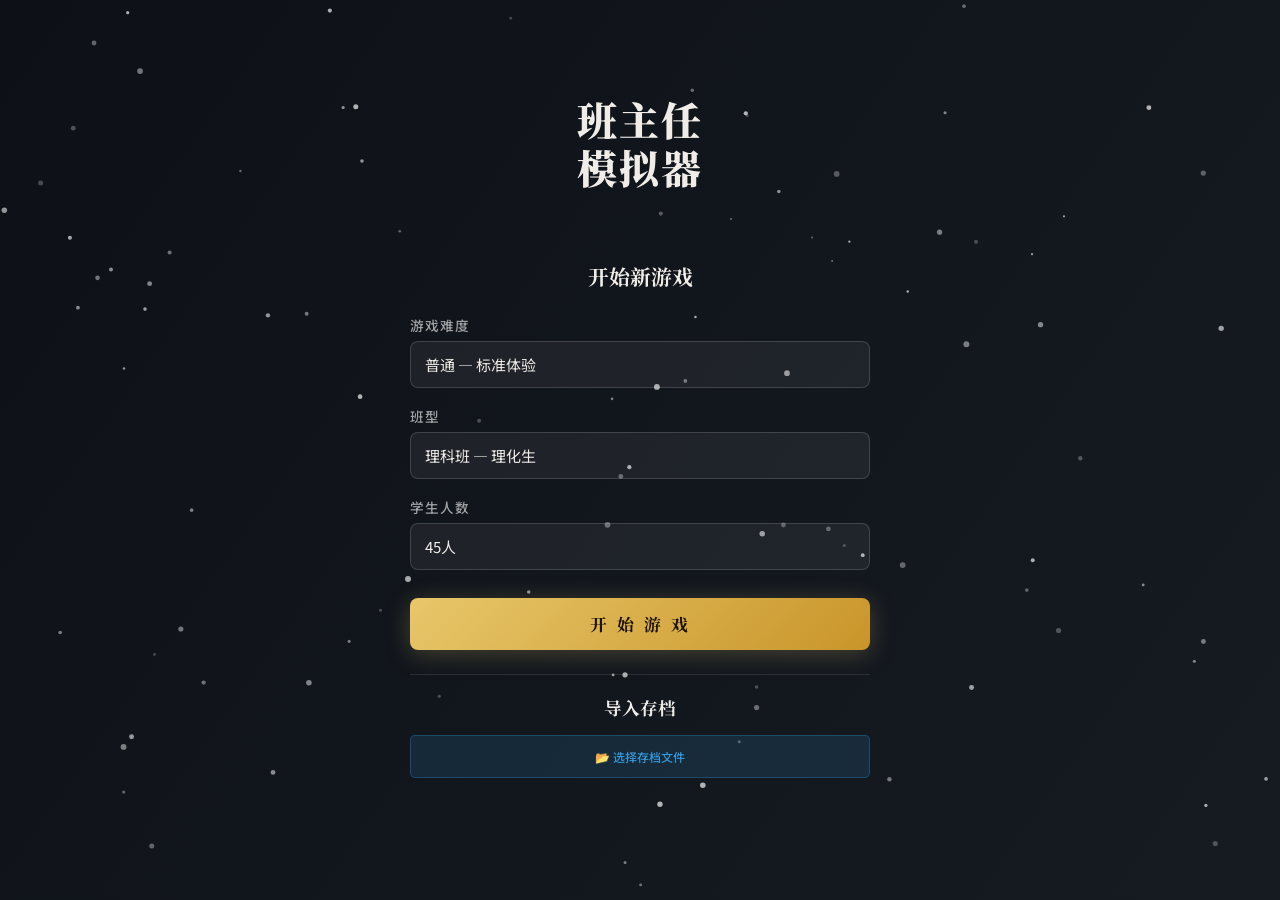
<file: scripts/www/index.html>
<!DOCTYPE html>
<html lang="zh-CN">
<head>
    <meta charset="UTF-8">
    <meta name="viewport" content="width=device-width, initial-scale=1.0">
    <title>班主任模拟器</title>
    <link rel="preconnect" href="https://fonts.googleapis.com">
    <link rel="preconnect" href="https://fonts.gstatic.com" crossorigin>
    <link href="https://fonts.googleapis.com/css2?family=Noto+Serif+SC:wght@400;700;900&family=Noto+Sans+SC:wght@300;400;500&display=swap" rel="stylesheet">
    <link rel="stylesheet" href="style.css">
</head>
<body>
    <!-- 主菜单 -->
    <div id="menuScreen">
        <canvas id="menuBg"></canvas>

        <!-- 左侧：标题 -->
        <div class="menu-left">
            <h1 class="menu-title">班主任<br>模拟器</h1>
        </div>

        <!-- 右侧：设置表单 -->
        <div class="menu-right">
            <div class="form-heading">开始新游戏</div>
            <form class="menu-form" id="gameSetupForm">
                <div class="form-group">
                    <label for="difficulty">游戏难度</label>
                    <select id="difficulty" required>
                        <option value="Easy">简单 — 学生起点高，成长快</option>
                        <option value="Normal" selected>普通 — 标准体验</option>
                        <option value="Hard">困难 — 学生起点低，压力极大</option>
                    </select>
                </div>
                <div class="form-group">
                    <label for="classType">班型</label>
                    <select id="classType" required>
                        <option value="Science" selected>理科班 — 理化生</option>
                        <option value="Art">文科班 — 政史地</option>
                    </select>
                </div>
                <div class="form-group">
                    <label for="studentCount">学生人数</label>
                    <select id="studentCount" required>
                        <option value="18">18人</option>
                        <option value="27">27人</option>
                        <option value="36">36人</option>
                        <option value="45" selected>45人</option>
                        <option value="54">54人</option>
                    </select>
                </div>
                <button type="submit" class="start-btn">开 始 游 戏</button>
            </form>

            <!-- 导入存档 -->
            <div style="margin-top: 30px; padding-top: 20px; border-top: 1px solid rgba(255,255,255,0.1);">
                <div class="form-heading" style="margin-bottom: 15px;">导入存档</div>
                <div style="display: flex; gap: 10px;">
                    <input type="file" id="loadGameInputMenu" accept=".json" style="display: none;">
                    <button class="btn" id="loadGameBtnMenu" style="flex: 1; padding: 12px;" data-tooltip="选择之前保存的存档文件（.json）恢复游戏进度">📂 选择存档文件</button>
                </div>
            </div>
        </div>

        <div class="menu-footer">班主任模拟器 v1.0 &nbsp;·&nbsp; 按 Space 推进周数</div>
    </div>

    <!-- 角色选择界面 -->
    <div id="characterSelectScreen">
        <canvas id="characterBg"></canvas>
        <div class="character-container">
            <h2 class="character-title">请选择你的英雄</h2>
            <div class="character-cards">
                <div class="character-card" data-character="wei">
                    <div class="character-icon">⚛️</div>
                    <h3 class="character-name">魏教授</h3>
                    <div class="character-subject">物理老师</div>
                    <div class="character-trait">
                        <div class="trait-title">半步年级长</div>
                        <div class="trait-desc">工资增加到每月1700，学生死亡不会扣除工资</div>
                    </div>
                </div>
                <div class="character-card" data-character="wang">
                    <div class="character-icon">🧪</div>
                    <h3 class="character-name">王老师</h3>
                    <div class="character-subject">化学老师</div>
                    <div class="character-trait">
                        <div class="trait-title">劳模体质</div>
                        <div class="trait-desc">班主任精力最大值提升至140，每回合回复到140</div>
                    </div>
                </div>
                <div class="character-card" data-character="qin">
                    <div class="character-icon">📐</div>
                    <h3 class="character-name">秦老师</h3>
                    <div class="character-subject">数学老师</div>
                    <div class="character-trait">
                        <div class="trait-title">装糖阴他们一手</div>
                        <div class="trait-desc">每回合30%概率复活一个精力归0（死亡）学生，恢复其精力至70</div>
                    </div>
                </div>
            </div>
            <div class="character-note">所有角色会略微提升所有学生在他们所教科目的成绩</div>
        </div>
    </div>

    <!-- 游戏界面 -->
    <div id="gameScreen">
        <!-- 状态栏 -->
        <div id="statusBar">
            <div class="status-item">
                <span>周数</span>
                <div class="status-value" id="weekDisplay">0</div>
            </div>
            <div class="status-item">
                <span>角色</span>
                <div class="status-value" id="characterDisplay">-</div>
            </div>
            <div class="status-item">
                <span>距离考试</span>
                <div class="status-value" id="nextExamDisplay">-</div>
            </div>
            <div class="status-item">
                <span>精力</span>
                <div class="status-value" id="energyDisplay">100</div>
            </div>
            <div class="status-item">
                <span>工资</span>
                <div class="status-value" id="salaryDisplay">0</div>
            </div>
            <div class="status-item">
                <span>血量</span>
                <div class="status-value" id="healthDisplay">10</div>
            </div>
        </div>

        <div class="main-container">
            <!-- 左侧栏：日志和信息 -->
            <div class="left-panel">
                <!-- 日志栏 -->
                <div id="logPanel"></div>
                <!-- 学生详细信息 -->
                <div id="infoPanel"></div>
            </div>

            <!-- 中间座位表 -->
            <div id="seatingArea">
                <div class="seating-controls">
                    <div class="view-mode-buttons">
                        <span class="view-mode-label">显示模式：</span>
                        <button class="btn view-mode-btn active" id="normalModeBtn" data-mode="normal">普通模式</button>
                        <button class="btn view-mode-btn" id="relationModeBtn" data-mode="relation">关系模式</button>
                        <button class="btn view-mode-btn" id="statusModeBtn" data-mode="status">状态模式</button>
                        <button class="btn view-mode-btn" id="competitionModeBtn" data-mode="competition">竞赛模式</button>
                    </div>
                    <button class="btn btn-danger" id="cancelModeBtn" style="display: none;">取消</button>
                </div>
                <div class="seating-grid" id="seatingGrid"></div>
            </div>

            <!-- 控制台 -->
            <div id="controlPanel">
                <div class="control-section">
                    <h3>时间控制</h3>
                    <div class="btn-group">
                        <button class="btn btn-success" id="nextWeekBtn" data-tooltip="推进到下一周，触发各种事件">下一周 (Space)</button>
                    </div>
                </div>

                <div class="control-section">
                    <h3>学生操作</h3>
                    <div class="btn-group">
                        <button class="btn btn-danger" id="expelBtn" disabled data-tooltip="劝退表现差的学生，但会降低班级士气">劝退学生</button>
                        <button class="btn" id="counselBtn" disabled data-tooltip="消耗20精力，提升学生积极性">约谈学生</button>
                        <button class="btn" id="treatSingleBtn" disabled data-tooltip="消耗350元，恢复学生30精力，提升5积极性">请学生吃饭</button>
                        <button class="btn" id="treatClassBtn" disabled data-tooltip="消耗2000元，每人恢复5精力，提升3积极性">请全班吃饭</button>
                        <button class="btn" id="reformBtn" disabled data-tooltip="消耗300元、30精力，80%概率重置学生天赋">调教</button>
                        <button class="btn btn-danger" id="sellBtn" disabled data-tooltip="消耗40精力，40%概率贩卖成功（学生死亡，获得1500元，传奇机长学生只获得200元），60%概率失败（学生殴打班主任，扣7血量）">贩卖</button>
                        <button class="btn" id="swapSeatsBtn" disabled data-tooltip="先选一个学生，再点击目标位置（可以是空座位）进行交换">交换座位</button>
                        <button class="btn" id="randomizeSeatsBtn" data-tooltip="随机重新排列所有学生座位">随机重排</button>
                    </div>
                </div>

                <div class="control-section">
                    <h3>班级管理</h3>
                    <div class="btn-group">
                        <div class="activity-selector">
                            <button class="btn" id="organizeActivityBtn" data-tooltip="选择活动类型后点击组织">组织活动</button>
                            <select id="activityTypeSelect" data-tooltip="选择要组织的活动类型">
                                <option value="SPORTS">🏃‍♂️ 运动会</option>
                                <option value="MOVIE">🎬 看电影</option>
                                <option value="FIELD_TRIP">🌸 春游踏青</option>
                                <option value="TALENT_SHOW">🎤 才艺展示</option>
                                <option value="GROUP_STUDY">📚 集体自习</option>
                                <option value="PICNIC">🧺 野餐聚会</option>
                                <option value="GAME_NIGHT">🎮 游戏之夜</option>
                                <option value="VOLUNTEER">🤝 志愿服务</option>
                            </select>
                        </div>
                        <div class="meeting-selector">
                            <button class="btn" id="holdMeetingBtn" data-tooltip="选择班会类型后点击召开">召开班会</button>
                            <select id="meetingTypeSelect" data-tooltip="选择要召开的班会类型">
                                <option value="CHICKEN_SOUP">🍲 鸡汤班会</option>
                                <option value="THREAT">😠 恐吓班会</option>
                                <option value="AWARD">🏆 表彰班会</option>
                                <option value="FREE">🎲 自由班会</option>
                                <option value="COMPLAINT">💬 吐槽大会</option>
                                <option value="SURPRISE">🎁 惊喜班会</option>
                            </select>
                        </div>
                        <button class="btn" id="instigateBtn" disabled data-tooltip="消耗40精力，50%概率破坏两个学生的关系（变为仇恨），50%概率失败（被学生殴打，扣血量）">挑拨离间</button>
                        <button class="btn" id="buyMedicineBtn" data-tooltip="消耗500元，恢复5点血量">购买药品</button>
                    </div>
                </div>

                <div class="control-section">
                    <h3>请假管理</h3>
                    <div class="btn-group">
                        <button class="btn" id="showLeavesBtn" data-tooltip="查看并处理学生请假申请">查看请假</button>
                    </div>
                </div>

                <div class="control-section">
                    <h3>考试记录</h3>
                    <div class="exam-history" id="examHistory"></div>
                </div>

                <div class="control-section">
                    <h3>存档管理</h3>
                    <div class="btn-group">
                        <button class="btn btn-success" id="saveGameBtn" data-tooltip="保存当前游戏进度到本地">保存存档</button>
                    </div>
                </div>

                <!-- 临时调试按钮 -->
                <div class="control-section" style="background: rgba(232, 199, 106, 0.1); border: 1px dashed #e8c76a;">
                    <h3 style="color: #e8c76a;">🔧 临时调试</h3>
                    <div class="btn-group">
                        <button class="btn" onclick="openSportsDayEvent()" style="background: #e8c76a; color: #0d1117;">🏆 打开运动会</button>
                    </div>
                </div>
            </div>
        </div>

        <!-- 信息显示栏 -->
        <div id="infoPanel"></div>
    </div>

    <!-- 过场遮罩 -->
    <div id="transitionOverlay">
        <div class="transition-text" id="transitionText"></div>
    </div>

    <!-- 结算画面 -->
    <div id="endGameScreen">
        <div class="end-wrap">
            <div class="end-header">
                <div class="end-reason-badge" id="endReasonBadge">游戏结束</div>
                <div class="end-title" id="endTitle">游戏结束</div>
                <div class="end-eval-line" id="endEvalLine"></div>
            </div>

            <!-- 教学评价 -->
            <div class="end-eval-box" id="endEvalBox">
                <div class="end-eval-medal" id="endMedal">🏫</div>
                <div class="end-eval-title" id="endEvalTitle">——</div>
                <div class="end-eval-stats" id="endEvalStats"></div>
            </div>

            <!-- 三列数据卡片 -->
            <div class="end-cards">
                <div class="end-card">
                    <div class="end-card-label">存活学生</div>
                    <div class="end-card-value" id="endAlive">—</div>
                    <div class="end-card-sub" id="endAliveRate">—</div>
                </div>
                <div class="end-card">
                    <div class="end-card-label">重点录取率</div>
                    <div class="end-card-value" id="endKeyRate">—</div>
                    <div class="end-card-sub">985 / 211 / 双一流</div>
                </div>
                <div class="end-card">
                    <div class="end-card-label">总工资</div>
                    <div class="end-card-value" id="endSalary">—</div>
                    <div class="end-card-sub" id="endHealth">—</div>
                </div>
            </div>

            <!-- 缅怀区 -->
            <div class="end-memorial-section" id="endMemorialSection" style="display: none;">
                <div class="end-section-title">💐 缅怀</div>
                <div id="endMemorialList"></div>
            </div>

            <!-- 大学录取分布 -->
            <div class="end-tier-section" id="endTierSection">
                <div class="end-section-title">高考录取分布</div>
                <div id="endTierBars"></div>
            </div>

            <!-- 学生录取名单 -->
            <div class="end-students-section" id="endStudentsSection">
                <div class="end-section-title">学生录取名单</div>
                <div id="endStudentsList"></div>
            </div>

            <button class="end-return-btn" id="returnMenuBtn">返 回 主 菜 单</button>
        </div>
    </div>

    <!-- 规则弹窗 -->
    <div id="rulesModal">
        <div class="rules-panel">
            <button class="rules-close" id="rulesCloseBtn">✕</button>
            <div class="rules-title">📋 游戏规则说明</div>
            <div class="rules-grid">
                <div class="rules-card">
                    <div class="rules-card-title">📅 游戏周期</div>
                    <div class="rules-card-body">
                        共 <span class="hi">6学期 × 10周 = 60周</span>，每学期期中、期末各一次<span class="warn">联考</span>，第60周举行<span class="danger">高考</span>。每4周发一次月薪。
                    </div>
                </div>
                <div class="rules-card">
                    <div class="rules-card-title">📊 学生属性条</div>
                    <div class="rules-card-body">
                        <span style="color:#3498db">■</span> <span class="hi">蓝条</span> = 学习能力上限，越高成绩越好。<br>
                        <span style="color:#e74c3c">■</span> <span class="hi">红条</span> = 当前精力值，精力不足影响发挥。
                    </div>
                </div>
                <div class="rules-card">
                    <div class="rules-card-title">💬 好感度系统</div>
                    <div class="rules-card-body">
                        六级关系：<span class="hi">普通→较好→朋友→恋人</span> / <span class="danger">不满→仇恨</span>。邻座影响最强。<span class="good">朋友</span>加精力，<span class="danger">仇恨</span>减精力。
                    </div>
                </div>
                <div class="rules-card">
                    <div class="rules-card-title">⚠️ 失败条件</div>
                    <div class="rules-card-body">
                        班主任<span class="danger">血量归零</span>或<span class="danger">全班劝退</span>即失败。精力低于20每周扣血5点。购买药品可恢复血量。
                    </div>
                </div>
                <div class="rules-card">
                    <div class="rules-card-title">🛠️ 可用操作</div>
                    <div class="rules-card-body">
                        <span class="hi">约谈</span>提积极性，<span class="hi">请吃饭</span>恢复精力，<span class="hi">随机重排</span>打散关系，<span class="hi">组织活动</span>提振全班，<span class="hi">挑拨离间</span>破坏关系（高风险）。
                    </div>
                </div>
                <div class="rules-card">
                    <div class="rules-card-title">🎓 胜利目标</div>
                    <div class="rules-card-body">
                        高考结束后综合评定。送越多学生进 <span class="hi">985/211/双一流</span>，评价越高，最高荣获特级教师称号。
                    </div>
                </div>
            </div>
        </div>
    </div>

    <!-- 请假申请弹窗 -->
    <div id="leaveModal">
        <div class="modal-content">
            <h3>处理请假申请</h3>
            <div class="leave-auto-setting">
                <label class="setting-label">自动处理：</label>
                <div class="radio-group">
                    <label class="radio-item">
                        <input type="radio" name="leaveAutoHandle" value="manual" checked>
                        <span>始终自己决定</span>
                    </label>
                    <label class="radio-item">
                        <input type="radio" name="leaveAutoHandle" value="approve">
                        <span>始终同意</span>
                    </label>
                    <label class="radio-item">
                        <input type="radio" name="leaveAutoHandle" value="reject">
                        <span>始终拒绝</span>
                    </label>
                </div>
            </div>
            <div id="leaveRequestsList"></div>
            <div class="modal-buttons">
                <button class="btn" id="closeLeaveBtn">关闭</button>
            </div>
        </div>
    </div>

    <!-- 挑拨离间弹窗 -->
    <div id="instigateModal">
        <div class="modal-content">
            <h3>选择第二个学生</h3>
            <p id="instigateText">请选择要挑拨的第二个学生</p>
            <div class="modal-buttons">
                <button class="btn" id="cancelInstigateBtn">取消</button>
            </div>
        </div>
    </div>

    <!-- 交换座位弹窗 -->
    <div id="swapModal">
        <div class="modal-content">
            <h3>选择交换对象</h3>
            <p id="swapText">请选择要交换座位的学生</p>
            <div class="modal-buttons">
                <button class="btn" id="cancelSwapBtn">取消</button>
            </div>
        </div>
    </div>

    <!-- 考试记录详情弹窗 -->
    <div id="examDetailModal">
        <div class="modal-content exam-detail">
            <h3 id="examDetailTitle">考试详情</h3>
            <div id="examDetailContent"></div>
            <div class="modal-buttons">
                <button class="btn" id="closeExamDetailBtn">关闭</button>
            </div>
        </div>
    </div>

    <!-- 通知弹窗 -->
    <div id="notificationModal">
        <div class="modal-content notification">
            <div id="notificationIcon"></div>
            <h3 id="notificationTitle">操作结果</h3>
            <p id="notificationMessage"></p>
            <div class="notification-queue-info" id="notificationQueueInfo" style="display: none;">
                剩余 <span id="notificationQueueCount">0</span> 条通知
            </div>
            <div class="modal-buttons">
                <button class="btn" id="closeNotificationBtn">确定 (Space)</button>
                <button class="btn" id="confirmAllNotificationsBtn" style="display: none;">确认全部</button>
            </div>
        </div>
    </div>

    <!-- 学生死亡通知弹窗 -->
    <div id="studentDeathModal">
        <div class="modal-content notification">
            <div id="deathIcon">💀</div>
            <h3 id="deathTitle">学生离世</h3>
            <p id="deathMessage">学生因精力耗尽而不幸离世！</p>
            <div class="modal-buttons">
                <button class="btn" id="closeDeathBtn">确定 (Space)</button>
            </div>
        </div>
    </div>

    <!-- 随机事件弹窗 -->
    <div id="randomEventModal">
        <div class="modal-content event">
            <div id="randomEventIcon" class="event-icon">📢</div>
            <h3 id="randomEventTitle">随机事件</h3>
            <p id="randomEventMessage"></p>
            <div class="modal-buttons" id="randomEventButtons"></div>
        </div>
    </div>

    <!-- 劝退确认弹窗 -->
    <div id="expelConfirmModal">
        <div class="modal-content notification">
            <div id="expelConfirmIcon"></div>
            <h3 id="expelConfirmTitle">确认劝退</h3>
            <p id="expelConfirmMessage">确定要劝退该学生吗？</p>
            <div class="modal-buttons">
                <button class="btn btn-danger" id="cancelExpelBtn">取消</button>
                <button class="btn" id="confirmExpelBtn">确认</button>
            </div>
        </div>
    </div>

    <!-- 考试/竞赛结果弹窗 -->
    <div id="examResultModal">
        <div class="modal-content notification">
            <div id="examResultIcon"></div>
            <h3 id="examResultTitle">考试结果</h3>
            <pre id="examResultMessage"></pre>
            <div class="modal-buttons">
                <button class="btn" id="closeExamResultBtn">确定 (Space)</button>
            </div>
        </div>
    </div>

    <script src="game.js"></script>
    <script src="sports_day.js"></script>
</body>
</html>
</file>
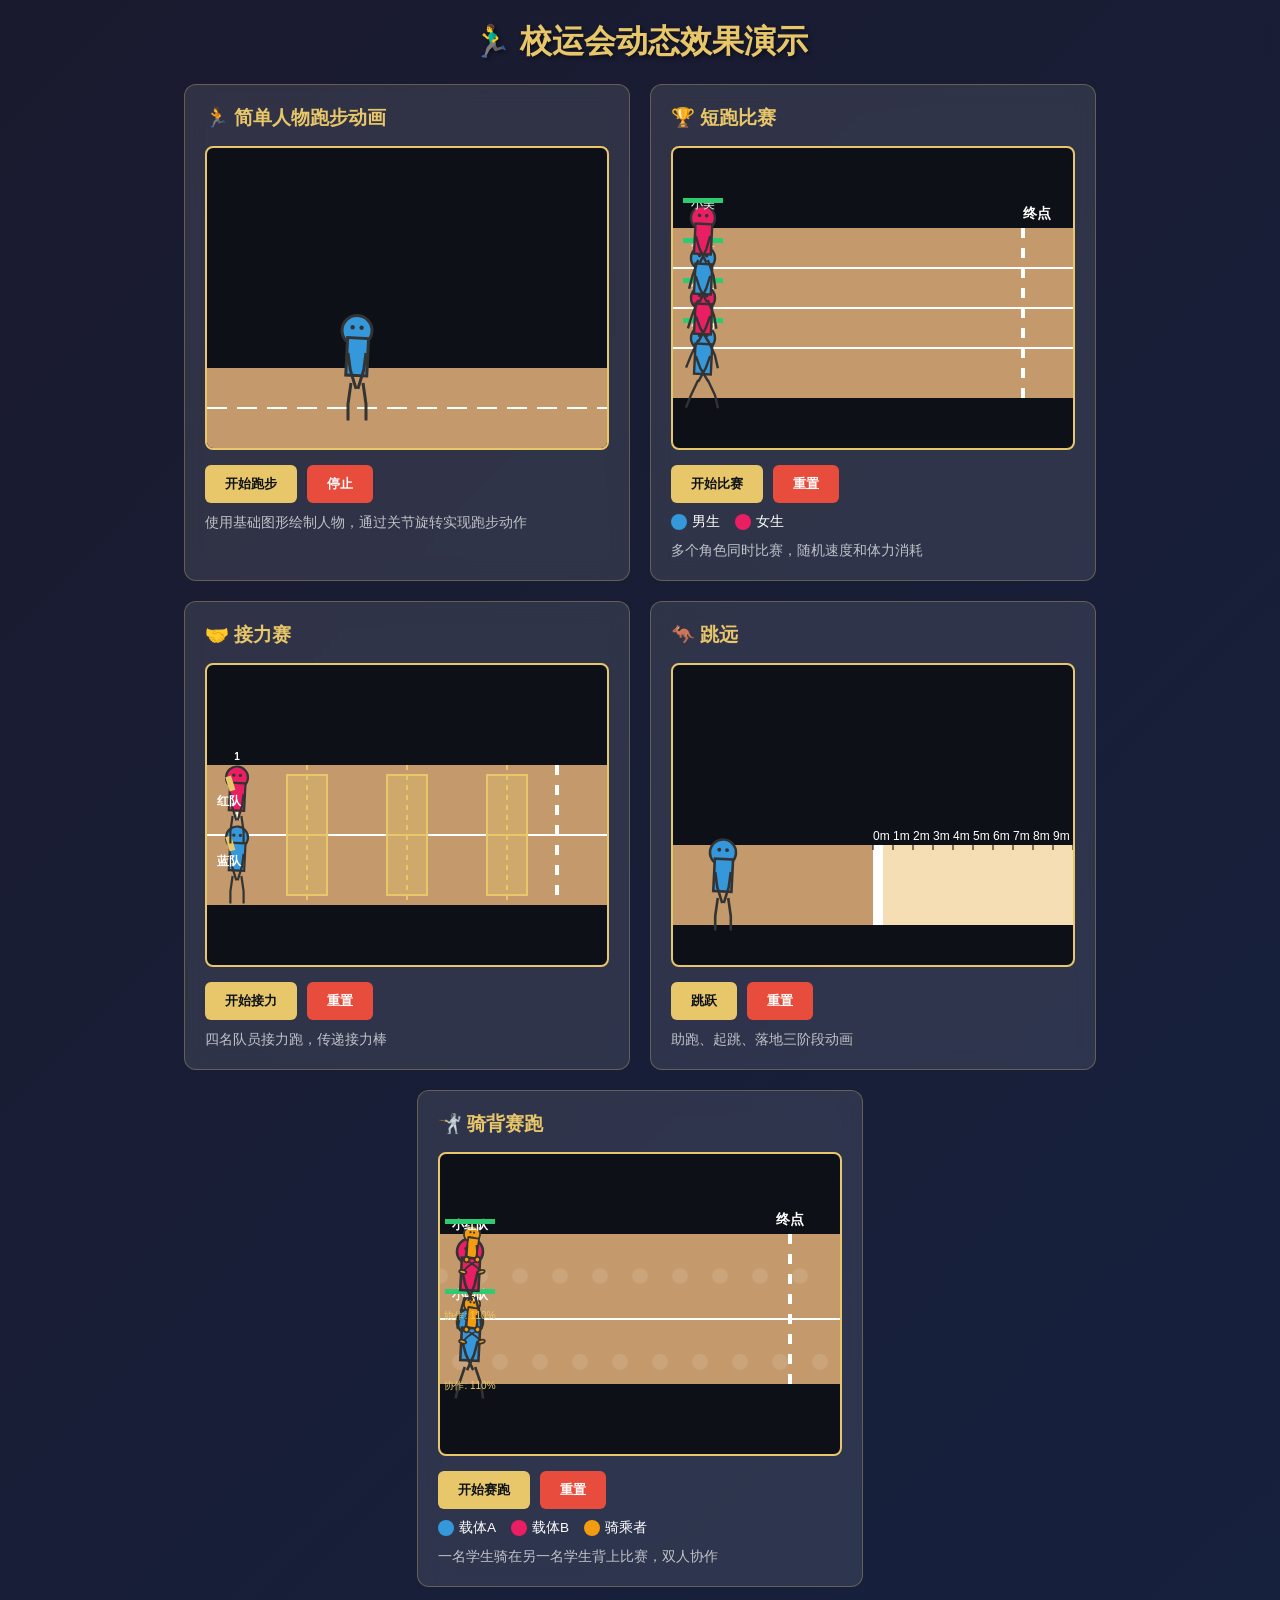
<file: scripts/www/sports_day_demo.html>
<!DOCTYPE html>
<html lang="zh-CN">
<head>
    <meta charset="UTF-8">
    <meta name="viewport" content="width=device-width, initial-scale=1.0">
    <title>校运会动态效果演示</title>
    <style>
        * {
            margin: 0;
            padding: 0;
            box-sizing: border-box;
        }

        body {
            font-family: 'Segoe UI', Tahoma, Geneva, Verdana, sans-serif;
            background: linear-gradient(135deg, #1a1a2e 0%, #16213e 100%);
            min-height: 100vh;
            display: flex;
            flex-direction: column;
            align-items: center;
            padding: 20px;
            color: #fff;
        }

        h1 {
            color: #e8c76a;
            margin-bottom: 20px;
            text-shadow: 2px 2px 4px rgba(0,0,0,0.5);
        }

        .demo-container {
            display: flex;
            flex-wrap: wrap;
            gap: 20px;
            justify-content: center;
            max-width: 1200px;
        }

        .demo-section {
            background: rgba(255, 255, 255, 0.1);
            border-radius: 12px;
            padding: 20px;
            backdrop-filter: blur(10px);
            border: 1px solid rgba(232, 199, 106, 0.3);
        }

        .demo-title {
            color: #e8c76a;
            margin-bottom: 15px;
            font-size: 1.2em;
            font-weight: bold;
        }

        canvas {
            border: 2px solid #e8c76a;
            border-radius: 8px;
            background: #0d1117;
            display: block;
        }

        .controls {
            margin-top: 15px;
            display: flex;
            gap: 10px;
            flex-wrap: wrap;
        }

        button {
            background: #e8c76a;
            color: #0d1117;
            border: none;
            padding: 10px 20px;
            border-radius: 6px;
            cursor: pointer;
            font-weight: bold;
            transition: all 0.3s ease;
        }

        button:hover {
            background: #ffd700;
            transform: translateY(-2px);
            box-shadow: 0 4px 8px rgba(0,0,0,0.3);
        }

        button:active {
            transform: translateY(0);
        }

        button.stop {
            background: #e74c3c;
            color: white;
        }

        button.stop:hover {
            background: #c0392b;
        }

        .info {
            margin-top: 10px;
            font-size: 0.9em;
            color: rgba(255,255,255,0.7);
        }

        .legend {
            display: flex;
            gap: 15px;
            margin-top: 10px;
            font-size: 0.85em;
        }

        .legend-item {
            display: flex;
            align-items: center;
            gap: 5px;
        }

        .legend-color {
            width: 16px;
            height: 16px;
            border-radius: 50%;
        }
    </style>
</head>
<body>
    <h1>🏃‍♂️ 校运会动态效果演示</h1>
    
    <div class="demo-container">
        <!-- 演示1: 简单人物跑步 -->
        <div class="demo-section">
            <div class="demo-title">🏃 简单人物跑步动画</div>
            <canvas id="runCanvas" width="400" height="300"></canvas>
            <div class="controls">
                <button onclick="startRunning()">开始跑步</button>
                <button class="stop" onclick="stopRunning()">停止</button>
            </div>
            <div class="info">使用基础图形绘制人物，通过关节旋转实现跑步动作</div>
        </div>

        <!-- 演示2: 短跑比赛 -->
        <div class="demo-section">
            <div class="demo-title">🏆 短跑比赛</div>
            <canvas id="raceCanvas" width="400" height="300"></canvas>
            <div class="controls">
                <button onclick="startRace()">开始比赛</button>
                <button class="stop" onclick="resetRace()">重置</button>
            </div>
            <div class="legend">
                <div class="legend-item"><div class="legend-color" style="background:#3498db"></div>男生</div>
                <div class="legend-item"><div class="legend-color" style="background:#e91e63"></div>女生</div>
            </div>
            <div class="info">多个角色同时比赛，随机速度和体力消耗</div>
        </div>

        <!-- 演示3: 接力赛 -->
        <div class="demo-section">
            <div class="demo-title">🤝 接力赛</div>
            <canvas id="relayCanvas" width="400" height="300"></canvas>
            <div class="controls">
                <button onclick="startRelay()">开始接力</button>
                <button class="stop" onclick="resetRelay()">重置</button>
            </div>
            <div class="info">四名队员接力跑，传递接力棒</div>
        </div>

        <!-- 演示4: 跳远 -->
        <div class="demo-section">
            <div class="demo-title">🦘 跳远</div>
            <canvas id="jumpCanvas" width="400" height="300"></canvas>
            <div class="controls">
                <button onclick="startJump()">跳跃</button>
                <button class="stop" onclick="resetJump()">重置</button>
            </div>
            <div class="info">助跑、起跳、落地三阶段动画</div>
        </div>

        <!-- 演示5: 骑背赛跑 -->
        <div class="demo-section">
            <div class="demo-title">🤺 骑背赛跑</div>
            <canvas id="piggybackCanvas" width="400" height="300"></canvas>
            <div class="controls">
                <button onclick="startPiggyback()">开始赛跑</button>
                <button class="stop" onclick="resetPiggyback()">重置</button>
            </div>
            <div class="legend">
                <div class="legend-item"><div class="legend-color" style="background:#3498db"></div>载体A</div>
                <div class="legend-item"><div class="legend-color" style="background:#e91e63"></div>载体B</div>
                <div class="legend-item"><div class="legend-color" style="background:#f39c12"></div>骑乘者</div>
            </div>
            <div class="info">一名学生骑在另一名学生背上比赛，双人协作</div>
        </div>
    </div>

    <script>
        // ============================================================================
        // 简单人物跑步动画
        // ============================================================================
        const runCanvas = document.getElementById('runCanvas');
        const runCtx = runCanvas.getContext('2d');
        let running = false;
        let runAnimationFrame;
        let runFrame = 0;

        // 绘制简单人物（优化版）
        function drawSimplePerson(ctx, x, y, scale, frame, color, isJumping = false) {
            ctx.save();
            ctx.translate(x, y);
            ctx.scale(scale, scale);

            // 身体颜色
            ctx.fillStyle = color;
            ctx.strokeStyle = '#333';
            ctx.lineWidth = 2;

            // 计算运动角度（使用更平滑的正弦波）
            const cycle = frame * 0.12;
            const legAngle = Math.sin(cycle) * 0.35;  // 减小腿部摆动幅度
            const armAngle = Math.sin(cycle + Math.PI) * 0.25;  // 手臂与腿部反向摆动

            // 身体前倾（跑步时身体自然前倾）
            const bodyTilt = isJumping ? 0.1 : 0.05;

            // 头部
            ctx.save();
            ctx.translate(0, -25);
            ctx.rotate(bodyTilt);
            ctx.beginPath();
            ctx.arc(0, 0, 10, 0, Math.PI * 2);
            ctx.fill();
            ctx.stroke();

            // 面部表情（简单）
            ctx.fillStyle = '#333';
            ctx.beginPath();
            ctx.arc(-3, -2, 1.5, 0, Math.PI * 2);  // 左眼
            ctx.arc(3, -2, 1.5, 0, Math.PI * 2);   // 右眼
            ctx.fill();
            ctx.restore();

            // 身体（略微前倾）
            ctx.save();
            ctx.translate(0, -5);
            ctx.rotate(bodyTilt);
            ctx.fillRect(-7, -15, 14, 25);
            ctx.strokeRect(-7, -15, 14, 25);
            ctx.restore();

            // 左臂（前摆）
            ctx.save();
            ctx.translate(-6, -10);
            ctx.rotate(armAngle - 0.3);  // 手臂自然前摆
            ctx.beginPath();
            ctx.moveTo(0, 0);
            // 上臂
            const elbowX = -2 * Math.cos(armAngle - 0.3);
            const elbowY = 12 * Math.cos(armAngle - 0.3);
            ctx.lineTo(elbowX, elbowY);
            // 前臂
            const handX = elbowX - 2 * Math.sin(armAngle * 0.5);
            const handY = elbowY + 13;
            ctx.lineTo(handX, handY);
            ctx.stroke();
            ctx.restore();

            // 右臂（后摆）
            ctx.save();
            ctx.translate(6, -10);
            ctx.rotate(-armAngle + 0.3);
            ctx.beginPath();
            ctx.moveTo(0, 0);
            const elbowX2 = 2 * Math.cos(-armAngle + 0.3);
            const elbowY2 = 12 * Math.cos(-armAngle + 0.3);
            ctx.lineTo(elbowX2, elbowY2);
            const handX2 = elbowX2 + 2 * Math.sin(-armAngle * 0.5);
            const handY2 = elbowY2 + 13;
            ctx.lineTo(handX2, handY2);
            ctx.stroke();
            ctx.restore();

            // 左腿
            ctx.save();
            ctx.translate(-4, 10);
            ctx.rotate(isJumping ? -0.2 : legAngle);
            ctx.beginPath();
            ctx.moveTo(0, 0);
            // 大腿
            const kneeX = -2 * Math.cos(legAngle);
            const kneeY = 14;
            ctx.lineTo(kneeX, kneeY);
            // 小腿（有膝关节弯曲）
            const ankleX = isJumping ? kneeX - 2 : kneeX + (Math.sin(legAngle + Math.PI) * 3);
            const ankleY = isJumping ? kneeY - 10 : kneeY + 11;
            ctx.lineTo(ankleX, ankleY);
            ctx.stroke();
            ctx.restore();

            // 右腿
            ctx.save();
            ctx.translate(4, 10);
            ctx.rotate(isJumping ? 0.4 : -legAngle);
            ctx.beginPath();
            ctx.moveTo(0, 0);
            const kneeX2 = 2 * Math.cos(-legAngle);
            const kneeY2 = 14;
            ctx.lineTo(kneeX2, kneeY2);
            const ankleX2 = isJumping ? kneeX2 - 3 : kneeX2 - (Math.sin(-legAngle + Math.PI) * 3);
            const ankleY2 = isJumping ? kneeY2 - 8 : kneeY2 + 11;
            ctx.lineTo(ankleX2, ankleY2);
            ctx.stroke();
            ctx.restore();

            ctx.restore();
        }

        function drawRunningTrack(ctx, width, height) {
            // 跑道
            ctx.fillStyle = '#c49a6c';
            ctx.fillRect(0, height - 80, width, 80);

            // 跑道线
            ctx.strokeStyle = '#fff';
            ctx.lineWidth = 2;
            ctx.setLineDash([20, 10]);
            ctx.beginPath();
            ctx.moveTo(0, height - 40);
            ctx.lineTo(width, height - 40);
            ctx.stroke();
            ctx.setLineDash([]);
        }

        function animateRunning() {
            runCtx.clearRect(0, 0, runCanvas.width, runCanvas.height);
            
            // 绘制跑道
            drawRunningTrack(runCtx, runCanvas.width, runCanvas.height);

            // 绘制人物
            const playerX = 150;
            const playerY = runCanvas.height - 80;
            
            drawSimplePerson(runCtx, playerX, playerY, 1.5, runFrame, '#3498db');

            runFrame++;
            runAnimationFrame = requestAnimationFrame(animateRunning);
        }

        function startRunning() {
            if (running) return;
            running = true;
            runFrame = 0;
            animateRunning();
        }

        function stopRunning() {
            running = false;
            cancelAnimationFrame(runAnimationFrame);
        }

        // 初始绘制
        drawRunningTrack(runCtx, runCanvas.width, runCanvas.height);
        drawSimplePerson(runCtx, 150, runCanvas.height - 80, 1.5, 0, '#3498db');

        // ============================================================================
        // 短跑比赛
        // ============================================================================
        const raceCanvas = document.getElementById('raceCanvas');
        const raceCtx = raceCanvas.getContext('2d');
        let racing = false;
        let raceAnimationFrame;

        class Racer {
            constructor(x, y, color, name) {
                this.x = x;
                this.y = y;
                this.color = color;
                this.name = name;
                this.speed = 0;
                this.baseSpeed = 0.5 + Math.random() * 0.5;
                this.stamina = 100;
                this.frame = Math.random() * 10;
                this.finished = false;
                this.finishTime = 0;
            }

            update() {
                if (this.finished) return;

                // 体力影响速度
                this.speed = this.baseSpeed * (0.5 + this.stamina / 200);
                
                // 随机加速（爆发）
                if (Math.random() < 0.02) {
                    this.speed *= 1.3;
                }

                this.x += this.speed;
                this.stamina -= 0.1;
                this.frame += 0.2;

                // 检查是否完成
                if (this.x > raceCanvas.width - 50) {
                    this.finished = true;
                    this.finishTime = Date.now();
                }
            }

            draw(ctx) {
                drawSimplePerson(ctx, this.x, this.y, 1.2, this.frame, this.color);
                
                // 绘制名字
                ctx.fillStyle = '#fff';
                ctx.font = '12px Arial';
                ctx.textAlign = 'center';
                ctx.fillText(this.name, this.x, this.y - 40);

                // 绘制体力条
                ctx.fillStyle = '#333';
                ctx.fillRect(this.x - 20, this.y - 50, 40, 5);
                ctx.fillStyle = this.stamina > 50 ? '#2ecc71' : this.stamina > 25 ? '#f39c12' : '#e74c3c';
                ctx.fillRect(this.x - 20, this.y - 50, 40 * (this.stamina / 100), 5);
            }
        }

        let racers = [];

        function initRace() {
            racers = [
                new Racer(30, 220, '#3498db', '小明'),
                new Racer(30, 180, '#e91e63', '小红'),
                new Racer(30, 140, '#3498db', '小李'),
                new Racer(30, 100, '#e91e63', '小美')
            ];
        }

        function drawRaceTrack(ctx, width, height) {
            // 跑道背景
            ctx.fillStyle = '#c49a6c';
            ctx.fillRect(0, 80, width, 170);

            // 跑道分隔线
            ctx.strokeStyle = '#fff';
            ctx.lineWidth = 2;
            for (let y = 120; y < 240; y += 40) {
                ctx.beginPath();
                ctx.moveTo(0, y);
                ctx.lineTo(width, y);
                ctx.stroke();
            }

            // 终点线
            ctx.strokeStyle = '#fff';
            ctx.lineWidth = 4;
            ctx.setLineDash([10, 10]);
            ctx.beginPath();
            ctx.moveTo(width - 50, 80);
            ctx.lineTo(width - 50, 250);
            ctx.stroke();
            ctx.setLineDash([]);

            // 终点标记
            ctx.fillStyle = '#fff';
            ctx.font = 'bold 14px Arial';
            ctx.fillText('终点', width - 50, 70);
        }

        function animateRace() {
            raceCtx.clearRect(0, 0, raceCanvas.width, raceCanvas.height);
            
            drawRaceTrack(raceCtx, raceCanvas.width, raceCanvas.height);

            let allFinished = true;
            racers.forEach(racer => {
                racer.update();
                racer.draw(raceCtx);
                if (!racer.finished) allFinished = false;
            });

            if (allFinished) {
                racing = false;
                const winner = racers.reduce((a, b) => a.finishTime < b.finishTime ? a : b);
                setTimeout(() => {
                    alert(`🏆 ${winner.name} 获胜！`);
                }, 100);
            } else {
                raceAnimationFrame = requestAnimationFrame(animateRace);
            }
        }

        function startRace() {
            if (racing) return;
            initRace();
            racing = true;
            animateRace();
        }

        function resetRace() {
            racing = false;
            cancelAnimationFrame(raceAnimationFrame);
            initRace();
            raceCtx.clearRect(0, 0, raceCanvas.width, raceCanvas.height);
            drawRaceTrack(raceCtx, raceCanvas.width, raceCanvas.height);
            racers.forEach(racer => racer.draw(raceCtx));
        }

        // 初始化比赛
        initRace();
        resetRace();

        // ============================================================================
        // 接力赛
        // ============================================================================
        const relayCanvas = document.getElementById('relayCanvas');
        const relayCtx = relayCanvas.getContext('2d');
        let relaying = false;
        let relayAnimationFrame;

        class RelayTeam {
            constructor(x, y, color, name) {
                this.x = x;
                this.y = y;
                this.color = color;
                this.name = name;
                this.runners = [
                    { x: 0, frame: 0, running: false, finished: false },
                    { x: 0, frame: 0, running: false, finished: false },
                    { x: 0, frame: 0, running: false, finished: false },
                    { x: 0, frame: 0, running: false, finished: false }
                ];
                this.currentRunner = 0;
                this.batonPosition = 0;
                this.hasBaton = [true, false, false, false];
                this.finished = false;
            }

            update() {
                if (this.finished || this.currentRunner >= 4) return;

                const runner = this.runners[this.currentRunner];

                if (!runner.running) {
                    runner.running = true;
                    runner.x = this.currentRunner * 100;
                }

                // 跑动
                runner.x += 0.8;
                runner.frame += 0.15;

                // 接力
                if (runner.x > (this.currentRunner + 1) * 100 - 30 && this.currentRunner < 3) {
                    const nextRunner = this.runners[this.currentRunner + 1];
                    if (!nextRunner.running) {
                        this.hasBaton[this.currentRunner] = false;
                        this.hasBaton[this.currentRunner + 1] = true;
                        this.currentRunner++;
                    }
                }

                // 完成
                if (this.currentRunner === 3 && runner.x > relayCanvas.width - 50) {
                    runner.finished = true;
                    this.finished = true;
                }
            }

            draw(ctx) {
                // 绘制接力棒位置标记
                for (let i = 1; i < 4; i++) {
                    ctx.fillStyle = 'rgba(232, 199, 106, 0.3)';
                    ctx.fillRect(i * 100 - 20, this.y - 30, 40, 60);
                    ctx.strokeStyle = '#e8c76a';
                    ctx.lineWidth = 2;
                    ctx.strokeRect(i * 100 - 20, this.y - 30, 40, 60);
                }

                // 绘制每个队员
                this.runners.forEach((runner, index) => {
                    if (runner.running || index <= this.currentRunner) {
                        drawSimplePerson(ctx, this.x + runner.x, this.y, 1.1, runner.frame, this.color);

                        // 绘制接力棒
                        if (this.hasBaton[index]) {
                            ctx.save();
                            ctx.translate(this.x + runner.x, this.y);
                            ctx.rotate(-0.3);
                            ctx.fillStyle = '#e8c76a';
                            ctx.fillRect(-3, -30, 6, 15);
                            ctx.restore();
                        }

                        // 绘制队员编号
                        ctx.fillStyle = '#fff';
                        ctx.font = 'bold 10px Arial';
                        ctx.textAlign = 'center';
                        ctx.fillText(index + 1, this.x + runner.x, this.y - 45);
                    }
                });

                // 绘制队名
                ctx.fillStyle = '#fff';
                ctx.font = 'bold 12px Arial';
                ctx.textAlign = 'left';
                ctx.fillText(this.name, 10, this.y);
            }
        }

        let teams = [];

        function initRelay() {
            teams = [
                new RelayTeam(30, 200, '#3498db', '蓝队'),
                new RelayTeam(30, 140, '#e91e63', '红队')
            ];
        }

        function drawRelayTrack(ctx, width, height) {
            // 跑道
            ctx.fillStyle = '#c49a6c';
            ctx.fillRect(0, 100, width, 140);

            // 分隔线
            ctx.strokeStyle = '#fff';
            ctx.lineWidth = 2;
            ctx.beginPath();
            ctx.moveTo(0, 170);
            ctx.lineTo(width, 170);
            ctx.stroke();

            // 接力区标记
            for (let i = 1; i < 4; i++) {
                ctx.strokeStyle = '#e8c76a';
                ctx.lineWidth = 2;
                ctx.setLineDash([5, 5]);
                ctx.beginPath();
                ctx.moveTo(i * 100, 100);
                ctx.lineTo(i * 100, 240);
                ctx.stroke();
                ctx.setLineDash([]);
            }

            // 终点线
            ctx.strokeStyle = '#fff';
            ctx.lineWidth = 4;
            ctx.setLineDash([10, 10]);
            ctx.beginPath();
            ctx.moveTo(width - 50, 100);
            ctx.lineTo(width - 50, 240);
            ctx.stroke();
            ctx.setLineDash([]);
        }

        function animateRelay() {
            relayCtx.clearRect(0, 0, relayCanvas.width, relayCanvas.height);
            
            drawRelayTrack(relayCtx, relayCanvas.width, relayCanvas.height);

            let allFinished = true;
            teams.forEach(team => {
                team.update();
                team.draw(relayCtx);
                if (!team.finished) allFinished = false;
            });

            if (allFinished) {
                relaying = false;
                const winner = teams.reduce((a, b) => {
                    const aTime = a.runners[3].x;
                    const bTime = b.runners[3].x;
                    return aTime > bTime ? a : b;
                });
                setTimeout(() => {
                    alert(`🏆 ${winner.name} 获胜！`);
                }, 100);
            } else {
                relayAnimationFrame = requestAnimationFrame(animateRelay);
            }
        }

        function startRelay() {
            if (relaying) return;
            initRelay();
            relaying = true;
            animateRelay();
        }

        function resetRelay() {
            relaying = false;
            cancelAnimationFrame(relayAnimationFrame);
            initRelay();
            relayCtx.clearRect(0, 0, relayCanvas.width, relayCanvas.height);
            drawRelayTrack(relayCtx, relayCanvas.width, relayCanvas.height);
            teams.forEach(team => team.draw(relayCtx));
        }

        // 初始化接力
        initRelay();
        resetRelay();

        // ============================================================================
        // 跳远
        // ============================================================================
        const jumpCanvas = document.getElementById('jumpCanvas');
        const jumpCtx = jumpCanvas.getContext('2d');
        let jumping = false;
        let jumpAnimationFrame;

        const jumper = {
            x: 50,
            y: 220,
            vy: 0,
            frame: 0,
            phase: 'runway',  // runway, takeoff, jump, land
            jumpPower: 0,
            landingX: 0
        };

        function drawJumpTrack(ctx, width, height) {
            // 助跑道
            ctx.fillStyle = '#c49a6c';
            ctx.fillRect(0, 180, 200, 80);

            // 起跳板
            ctx.fillStyle = '#fff';
            ctx.fillRect(200, 180, 10, 80);

            // 沙坑
            ctx.fillStyle = '#f5deb3';
            ctx.fillRect(210, 180, 190, 80);

            // 标尺
            ctx.fillStyle = '#fff';
            ctx.font = '12px Arial';
            for (let m = 0; m <= 10; m++) {
                const x = 200 + m * 20;
                ctx.fillText(`${m}m`, x, 175);
                ctx.beginPath();
                ctx.moveTo(x, 180);
                ctx.lineTo(x, 185);
                ctx.stroke();
            }
        }

        function animateJump() {
            jumpCtx.clearRect(0, 0, jumpCanvas.width, jumpCanvas.height);
            
            drawJumpTrack(jumpCtx, jumpCanvas.width, jumpCanvas.height);

            switch (jumper.phase) {
                case 'runway':
                    jumper.x += 1.5;
                    jumper.frame += 0.2;
                    if (jumper.x >= 180) {
                        jumper.phase = 'takeoff';
                        jumper.jumpPower = 12 + Math.random() * 3;
                        jumper.vy = -jumper.jumpPower;
                    }
                    drawSimplePerson(jumpCtx, jumper.x, jumper.y, 1.3, jumper.frame, '#3498db');
                    break;

                case 'takeoff':
                    jumper.x += 2;
                    jumper.y += jumper.vy;
                    jumper.vy += 0.5;
                    jumper.frame += 0.15;
                    
                    if (jumper.vy >= 0) {
                        jumper.phase = 'jump';
                    }
                    drawSimplePerson(jumpCtx, jumper.x, jumper.y, 1.3, jumper.frame, '#3498db', true);
                    break;

                case 'jump':
                    jumper.x += 2.5;
                    jumper.y += jumper.vy;
                    jumper.vy += 0.5;
                    jumper.frame += 0.1;

                    if (jumper.y >= 220) {
                        jumper.y = 220;
                        jumper.phase = 'land';
                        jumper.landingX = jumper.x;
                    }
                    drawSimplePerson(jumpCtx, jumper.x, jumper.y, 1.3, jumper.frame, '#3498db', true);
                    break;

                case 'land':
                    jumper.frame = 0;
                    drawSimplePerson(jumpCtx, jumper.x, jumper.y, 1.3, 0, '#3498db');
                    
                    // 显示成绩
                    const distance = ((jumper.landingX - 200) / 20).toFixed(2);
                    jumpCtx.fillStyle = '#e8c76a';
                    jumpCtx.font = 'bold 20px Arial';
                    jumpCtx.textAlign = 'center';
                    jumpCtx.fillText(`成绩: ${distance}米`, jumpCanvas.width / 2, 50);
                    
                    jumping = false;
                    return;
            }

            jumpAnimationFrame = requestAnimationFrame(animateJump);
        }

        function startJump() {
            if (jumping) return;
            jumper.x = 50;
            jumper.y = 220;
            jumper.vy = 0;
            jumper.frame = 0;
            jumper.phase = 'runway';
            jumping = true;
            animateJump();
        }

        function resetJump() {
            jumping = false;
            cancelAnimationFrame(jumpAnimationFrame);
            jumper.x = 50;
            jumper.y = 220;
            jumper.vy = 0;
            jumper.frame = 0;
            jumper.phase = 'runway';
            jumpCtx.clearRect(0, 0, jumpCanvas.width, jumpCanvas.height);
            drawJumpTrack(jumpCtx, jumpCanvas.width, jumpCanvas.height);
            drawSimplePerson(jumpCtx, jumper.x, jumper.y, 1.3, 0, '#3498db');
        }

        // 初始化跳远
        drawJumpTrack(jumpCtx, jumpCanvas.width, jumpCanvas.height);
        drawSimplePerson(jumpCtx, jumper.x, jumper.y, 1.3, 0, '#3498db');

        // ============================================================================
        // 骑背赛跑
        // ============================================================================
        const piggybackCanvas = document.getElementById('piggybackCanvas');
        const piggybackCtx = piggybackCanvas.getContext('2d');
        let piggybackRacing = false;
        let piggybackAnimationFrame;

        // 绘制骑背人物组合（优化版）
        function drawPiggybackPair(ctx, x, y, carrierScale, riderScale, carrierFrame, carrierColor, riderColor) {
            ctx.save();
            ctx.translate(x, y);

            // 绘制载体（下面的人）
            drawSimplePerson(ctx, 0, 0, carrierScale, carrierFrame, carrierColor);

            // 骑乘者位置（紧贴在载体背部）
            const riderX = 2;
            const riderY = -30;
            const riderFrame = carrierFrame * 0.7;  // 骑乘者动作稍微慢一点

            // 骑乘者的手臂和腿
            ctx.save();
            ctx.translate(riderX, riderY);
            ctx.scale(riderScale, riderScale);

            ctx.strokeStyle = '#333';
            ctx.lineWidth = 2;
            ctx.fillStyle = riderColor;

            // 身体前倾（紧贴载体）
            const bodyTilt = 0.15;

            // 头部
            ctx.save();
            ctx.translate(0, -22);
            ctx.rotate(bodyTilt);
            ctx.beginPath();
            ctx.arc(0, 0, 9, 0, Math.PI * 2);  // 头部稍微小一点
            ctx.fill();
            ctx.stroke();

            // 面部表情
            ctx.fillStyle = '#333';
            ctx.beginPath();
            ctx.arc(-2, -2, 1.2, 0, Math.PI * 2);
            ctx.arc(2, -2, 1.2, 0, Math.PI * 2);
            ctx.fill();
            // 微笑
            ctx.beginPath();
            ctx.arc(0, 2, 2, 0.1 * Math.PI, 0.9 * Math.PI);
            ctx.stroke();
            ctx.restore();

            // 身体（紧贴载体）
            ctx.save();
            ctx.translate(0, -5);
            ctx.rotate(bodyTilt);
            ctx.fillRect(-6, -13, 12, 22);  // 身体稍微窄一点
            ctx.strokeRect(-6, -13, 12, 22);
            ctx.restore();

            // 左臂（从后面抓住载体肩膀）
            ctx.save();
            ctx.translate(-5, -10);
            ctx.rotate(0.4 + Math.sin(carrierFrame * 0.12) * 0.1);  // 围住载体肩膀
            ctx.beginPath();
            ctx.moveTo(0, 0);
            ctx.lineTo(3, 8);
            ctx.lineTo(6, 15);  // 手抓住载体肩膀位置
            ctx.stroke();

            // 手（抓握状）
            ctx.fillStyle = riderColor;
            ctx.beginPath();
            ctx.arc(6, 15, 3, 0, Math.PI * 2);
            ctx.fill();
            ctx.stroke();
            ctx.restore();

            // 右臂（从后面抓住载体肩膀）
            ctx.save();
            ctx.translate(5, -10);
            ctx.rotate(-0.4 - Math.sin(carrierFrame * 0.12) * 0.1);
            ctx.beginPath();
            ctx.moveTo(0, 0);
            ctx.lineTo(-3, 8);
            ctx.lineTo(-6, 15);  // 手抓住载体肩膀位置
            ctx.stroke();

            // 手（抓握状）
            ctx.fillStyle = riderColor;
            ctx.beginPath();
            ctx.arc(-6, 15, 3, 0, Math.PI * 2);
            ctx.fill();
            ctx.stroke();
            ctx.restore();

            // 左腿（盘在载体腰部）
            ctx.save();
            ctx.translate(-3, 9);
            ctx.rotate(-0.5 + Math.sin(carrierFrame * 0.12 + Math.PI) * 0.08);  // 腿盘住载体腰
            ctx.beginPath();
            ctx.moveTo(0, 0);
            ctx.lineTo(4, 8);  // 大腿向外
            ctx.lineTo(6, 16);  // 小腿向下，盘住载体
            ctx.stroke();

            // 脚
            ctx.fillStyle = riderColor;
            ctx.beginPath();
            ctx.ellipse(6, 16, 4, 2, 0.3, 0, Math.PI * 2);
            ctx.fill();
            ctx.stroke();
            ctx.restore();

            // 右腿（盘在载体腰部）
            ctx.save();
            ctx.translate(3, 9);
            ctx.rotate(0.5 - Math.sin(carrierFrame * 0.12 + Math.PI) * 0.08);
            ctx.beginPath();
            ctx.moveTo(0, 0);
            ctx.lineTo(-4, 8);
            ctx.lineTo(-6, 16);
            ctx.stroke();

            // 脚
            ctx.fillStyle = riderColor;
            ctx.beginPath();
            ctx.ellipse(-6, 16, 4, 2, -0.3, 0, Math.PI * 2);
            ctx.fill();
            ctx.stroke();
            ctx.restore();

            ctx.restore();

            ctx.restore();
        }

        class PiggybackTeam {
            constructor(x, y, carrierColor, name) {
                this.x = x;
                this.y = y;
                this.carrierColor = carrierColor;
                this.riderColor = '#f39c12';  // 骑乘者统一为橙色
                this.name = name;
                this.speed = 0;
                this.baseSpeed = 0.6 + Math.random() * 0.5;
                this.stamina = 100;
                this.frame = Math.random() * 10;
                this.finished = false;
                this.finishTime = 0;
                this.synergy = 0.8 + Math.random() * 0.3;  // 协作度
            }

            update() {
                if (this.finished) return;

                // 协作度影响速度
                this.speed = this.baseSpeed * this.synergy * (0.5 + this.stamina / 200);

                // 体力消耗更快（因为是两人）
                this.stamina -= 0.15;

                // 随机加速（协作爆发）
                if (Math.random() < 0.03) {
                    this.speed *= 1.4;
                    this.synergy = Math.min(1.2, this.synergy + 0.05);
                }

                this.x += this.speed;
                this.frame += 0.15;

                // 检查是否完成
                if (this.x > piggybackCanvas.width - 50) {
                    this.finished = true;
                    this.finishTime = Date.now();
                }
            }

            draw(ctx) {
                drawPiggybackPair(ctx, this.x, this.y, 1.3, 0.9, this.frame, this.carrierColor, this.riderColor);

                // 绘制队伍名字
                ctx.fillStyle = '#fff';
                ctx.font = 'bold 12px Arial';
                ctx.textAlign = 'center';
                ctx.fillText(this.name, this.x, this.y - 55);

                // 绘制协作度
                ctx.fillStyle = '#e8c76a';
                ctx.font = '10px Arial';
                ctx.fillText(`协作: ${(this.synergy * 100).toFixed(0)}%`, this.x, this.y + 35);

                // 绘制体力条
                ctx.fillStyle = '#333';
                ctx.fillRect(this.x - 25, this.y - 65, 50, 5);
                ctx.fillStyle = this.stamina > 50 ? '#2ecc71' : this.stamina > 25 ? '#f39c12' : '#e74c3c';
                ctx.fillRect(this.x - 25, this.y - 65, 50 * (this.stamina / 100), 5);
            }
        }

        let piggybackTeams = [];

        function initPiggyback() {
            piggybackTeams = [
                new PiggybackTeam(30, 200, '#3498db', '小明队'),
                new PiggybackTeam(30, 130, '#e91e63', '小红队')
            ];
        }

        function drawPiggybackTrack(ctx, width, height) {
            // 跑道背景
            ctx.fillStyle = '#c49a6c';
            ctx.fillRect(0, 80, width, 150);

            // 跑道分隔线
            ctx.strokeStyle = '#fff';
            ctx.lineWidth = 2;
            ctx.beginPath();
            ctx.moveTo(0, 165);
            ctx.lineTo(width, 165);
            ctx.stroke();

            // 装饰图案
            ctx.fillStyle = 'rgba(255, 255, 255, 0.1)';
            for (let x = 0; x < width; x += 40) {
                ctx.beginPath();
                ctx.arc(x, 122, 8, 0, Math.PI * 2);
                ctx.fill();
                ctx.beginPath();
                ctx.arc(x + 20, 208, 8, 0, Math.PI * 2);
                ctx.fill();
            }

            // 终点线
            ctx.strokeStyle = '#fff';
            ctx.lineWidth = 4;
            ctx.setLineDash([10, 10]);
            ctx.beginPath();
            ctx.moveTo(width - 50, 80);
            ctx.lineTo(width - 50, 230);
            ctx.stroke();
            ctx.setLineDash([]);

            // 终点标记
            ctx.fillStyle = '#fff';
            ctx.font = 'bold 14px Arial';
            ctx.textAlign = 'center';
            ctx.fillText('终点', width - 50, 70);
        }

        function animatePiggyback() {
            piggybackCtx.clearRect(0, 0, piggybackCanvas.width, piggybackCanvas.height);

            drawPiggybackTrack(piggybackCtx, piggybackCanvas.width, piggybackCanvas.height);

            let allFinished = true;
            piggybackTeams.forEach(team => {
                team.update();
                team.draw(piggybackCtx);
                if (!team.finished) allFinished = false;
            });

            if (allFinished) {
                piggybackRacing = false;
                const winner = piggybackTeams.reduce((a, b) => a.finishTime < b.finishTime ? a : b);
                setTimeout(() => {
                    alert(`🏆 ${winner.name} 获胜！\n协作度: ${(winner.synergy * 100).toFixed(0)}%`);
                }, 100);
            } else {
                piggybackAnimationFrame = requestAnimationFrame(animatePiggyback);
            }
        }

        function startPiggyback() {
            if (piggybackRacing) return;
            initPiggyback();
            piggybackRacing = true;
            animatePiggyback();
        }

        function resetPiggyback() {
            piggybackRacing = false;
            cancelAnimationFrame(piggybackAnimationFrame);
            initPiggyback();
            piggybackCtx.clearRect(0, 0, piggybackCanvas.width, piggybackCanvas.height);
            drawPiggybackTrack(piggybackCtx, piggybackCanvas.width, piggybackCanvas.height);
            piggybackTeams.forEach(team => team.draw(piggybackCtx));
        }

        // 初始化骑背赛跑
        initPiggyback();
        resetPiggyback();

    </script>
</body>
</html>
</file>
<file: scripts/www/style.css>
* {
    margin: 0;
    padding: 0;
    box-sizing: border-box;
}

body {
    font-family: 'Noto Sans SC', Arial, sans-serif;
    background-color: #0d1117;
    overflow: hidden;
}

/* ===== 主菜单 ===== */
#menuScreen {
    position: absolute;
    top: 0;
    left: 0;
    width: 100%;
    height: 100%;
    display: flex;
    flex-direction: column;
    justify-content: center;
    align-items: center;
    z-index: 100;
    overflow: auto;
    background: #0d1117;
}

/* 动态背景粒子画布 */
#menuBg {
    position: absolute;
    inset: 0;
    z-index: 0;
}

/* 菜单容器 */
.menu-left {
    display: flex;
    flex-direction: column;
    align-items: center;
    justify-content: center;
    padding: 40px 20px;
    position: relative;
    z-index: 1;
    width: 100%;
    max-width: 600px;
}

.menu-badge {
    display: inline-block;
    font-family: 'Noto Sans SC', sans-serif;
    font-size: 0.8em;
    font-weight: 500;
    letter-spacing: 3px;
    color: #e8c76a;
    margin-bottom: 16px;
    opacity: 0;
    animation: fadeSlideIn 0.7s 0.1s forwards;
}

.menu-title {
    font-family: 'Noto Serif SC', serif;
    font-size: 2.5em;
    font-weight: 900;
    color: #f0ede8;
    line-height: 1.2;
    letter-spacing: 2px;
    margin-bottom: 10px;
    text-align: center;
    opacity: 0;
    animation: fadeSlideIn 0.7s 0.25s forwards;
}

/* 表单区域 */
.menu-right {
    display: flex;
    flex-direction: column;
    align-items: center;
    justify-content: center;
    padding: 20px;
    position: relative;
    z-index: 1;
    width: 100%;
    max-width: 500px;
}

.form-heading {
    font-family: 'Noto Serif SC', serif;
    font-size: 1.3em;
    font-weight: 700;
    color: #f0ede8;
    margin-bottom: 24px;
    text-align: center;
    opacity: 0;
    animation: fadeSlideIn 0.7s 0.3s forwards;
}

.menu-form {
    display: flex;
    flex-direction: column;
    gap: 18px;
    opacity: 0;
    animation: fadeSlideIn 0.7s 0.45s forwards;
    width: 100%;
}

.form-group {
    display: flex;
    flex-direction: column;
    gap: 6px;
}

.form-group label {
    font-family: 'Noto Sans SC', sans-serif;
    font-size: 0.85em;
    font-weight: 500;
    color: rgba(255,255,255,0.6);
    letter-spacing: 1px;
}

.form-group select,
.form-group input {
    padding: 12px 14px;
    background: rgba(255,255,255,0.06);
    border: 1px solid rgba(255,255,255,0.15);
    border-radius: 8px;
    font-family: 'Noto Sans SC', sans-serif;
    font-size: 15px;
    color: #f0ede8;
    outline: none;
    transition: border-color 0.2s, background 0.2s;
    -webkit-appearance: none;
    width: 100%;
}

.form-group select:focus,
.form-group input:focus {
    border-color: #e8c76a;
    background: rgba(255,255,255,0.1);
}

.form-group select option {
    background: #1a1f2e;
    color: #f0ede8;
}

.start-btn {
    margin-top: 10px;
    padding: 14px 20px;
    background: linear-gradient(135deg, #e8c76a 0%, #c9952a 100%);
    color: #1a1200;
    border: none;
    border-radius: 8px;
    cursor: pointer;
    font-family: 'Noto Serif SC', serif;
    font-size: 1.05em;
    font-weight: 700;
    letter-spacing: 3px;
    transition: opacity 0.2s, transform 0.15s;
    box-shadow: 0 4px 24px rgba(232,199,106,0.25);
    width: 100%;
}

.start-btn:hover {
    opacity: 0.9;
    transform: translateY(-1px);
    box-shadow: 0 8px 32px rgba(232,199,106,0.35);
}

.start-btn:active {
    transform: translateY(0);
}

/* 底部版本号 */
.menu-footer {
    margin-top: 20px;
    text-align: center;
    font-family: 'Noto Sans SC', sans-serif;
    font-size: 0.75em;
    color: rgba(255,255,255,0.3);
    letter-spacing: 1px;
    padding-bottom: 10px;
}

/* 导入存档区域 */
.menu-right > div[style*="border-top"] {
    margin-top: 24px !important;
    padding-top: 20px !important;
    border-top: 1px solid rgba(255,255,255,0.1) !important;
    width: 100%;
    max-width: 500px;
}

.menu-right > div[style*="border-top"] .form-heading {
    margin-bottom: 15px !important;
    font-size: 1.1em !important;
    text-align: center;
}

.menu-right > div[style*="display: flex"] {
    display: flex !important;
    gap: 10px !important;
    width: 100%;
}

.menu-right > div[style*="display: flex"] .btn {
    flex: 1 !important;
    padding: 12px !important;
}

/* ===== 角色选择界面 ===== */
#characterSelectScreen {
    position: absolute;
    top: 0;
    left: 0;
    width: 100%;
    height: 100%;
    display: none;
    flex-direction: column;
    justify-content: center;
    align-items: center;
    z-index: 100;
    overflow: auto;
    background: #0d1117;
}

#characterBg {
    position: absolute;
    inset: 0;
    z-index: 0;
}

.character-container {
    position: relative;
    z-index: 1;
    display: flex;
    flex-direction: column;
    align-items: center;
    padding: 40px 20px;
    max-width: 1200px;
}

.character-title {
    font-family: 'Noto Serif SC', serif;
    font-size: 2.5em;
    font-weight: 900;
    color: #f0ede8;
    margin-bottom: 40px;
    text-align: center;
    letter-spacing: 4px;
}

.character-cards {
    display: flex;
    gap: 30px;
    justify-content: center;
    flex-wrap: wrap;
}

.character-card {
    background: rgba(255, 255, 255, 0.05);
    border: 2px solid rgba(232, 199, 106, 0.3);
    border-radius: 16px;
    padding: 30px;
    width: 280px;
    text-align: center;
    cursor: pointer;
    transition: all 0.3s ease;
    opacity: 0;
    animation: fadeSlideIn 0.7s forwards;
}

.character-card:nth-child(1) { animation-delay: 0.1s; }
.character-card:nth-child(2) { animation-delay: 0.2s; }
.character-card:nth-child(3) { animation-delay: 0.3s; }

.character-card:hover {
    background: rgba(232, 199, 106, 0.1);
    border-color: rgba(232, 199, 106, 0.6);
    transform: translateY(-8px);
    box-shadow: 0 12px 32px rgba(232, 199, 106, 0.3);
}

.character-icon {
    font-size: 4em;
    margin-bottom: 15px;
}

.character-name {
    font-family: 'Noto Serif SC', serif;
    font-size: 1.5em;
    font-weight: 700;
    color: #e8c76a;
    margin-bottom: 8px;
}

.character-subject {
    font-family: 'Noto Sans SC', sans-serif;
    font-size: 0.9em;
    color: rgba(255, 255, 255, 0.6);
    margin-bottom: 20px;
}

.character-trait {
    text-align: left;
    background: rgba(0, 0, 0, 0.2);
    border-radius: 8px;
    padding: 15px;
}

.trait-title {
    font-family: 'Noto Sans SC', sans-serif;
    font-size: 0.95em;
    font-weight: 600;
    color: #e8c76a;
    margin-bottom: 8px;
}

.trait-desc {
    font-family: 'Noto Sans SC', sans-serif;
    font-size: 0.85em;
    color: rgba(255, 255, 255, 0.7);
    line-height: 1.5;
}

.character-note {
    font-family: 'Noto Sans SC', sans-serif;
    font-size: 0.85em;
    color: rgba(255, 255, 255, 0.4);
    margin-top: 30px;
    text-align: center;
    font-style: italic;
}

/* 动画定义 */
@keyframes fadeSlideIn {
    from {
        opacity: 0;
        transform: translateY(20px);
    }
    to {
        opacity: 1;
        transform: translateY(0);
    }
}

@keyframes fadeIn {
    from { opacity: 0; }
    to { opacity: 1; }
}

/* 移动设备优化 */
/* 这些优化只在检测到移动设备时生效，不依赖屏幕宽度 */
body.mobile-device {
    /* 优化触摸体验 */
    -webkit-tap-highlight-color: transparent;
    -webkit-touch-callout: none;
    -webkit-user-select: none;
    user-select: none;
}

body.mobile-device .student-cell {
    /* 缩小座位单元格，便于在移动端显示更多内容 */
    width: 65px;
    height: 80px;
    padding: 4px;
    gap: 5px;
}

body.mobile-device .student-name {
    font-size: 0.7em;
}

body.mobile-device .gender-icon {
    font-size: 0.7em;
}

body.mobile-device .rank-badge {
    font-size: 0.6em;
    padding: 1px 3px;
}

body.mobile-device .bars-container {
    gap: 2px;
}

body.mobile-device .bar-container {
    height: 4px;
}

body.mobile-device .seating-grid {
    gap: 6px;
    padding: 10px;
}

body.mobile-device .seating-controls {
    background: rgba(13, 17, 23, 0.95);
    padding: 5px 10px;
    margin-bottom: 0;
    backdrop-filter: blur(10px);
}

body.mobile-device .view-mode-btn {
    padding: 4px 8px;
    font-size: 0.7em;
}

body.mobile-device .modal {
    max-width: 95%;
    max-height: 90vh;
    padding: 20px;
}

body.mobile-device .modal-title {
    font-size: 1.4em;
}

body.mobile-device .modal-content {
    font-size: 0.95em;
    max-height: 60vh;
    overflow-y: auto;
}

body.mobile-device .btn {
    padding: 12px 20px;
    font-size: 0.95em;
}

body.mobile-device .action-btn {
    padding: 8px 12px;
    font-size: 0.85em;
}

/* 响应式调整 */
@media (max-height: 700px) {
    }
    
    .gender-icon {
        font-size: 0.65em;
    }
    
    .rank-badge {
        font-size: 0.55em;
        padding: 1px 3px;
    }
    
    .bars-container {
        gap: 1px;
    }
    
    .bar-container {
        height: 3px;
    }
    
    /* 缩小座位表间距 */
    .seating-grid {
        gap: 4px;
    }
    
    /* 固定切换显示模式按钮 */
    .seating-controls {
        padding: 5px 10px;
        margin-bottom: 0;
        backdrop-filter: blur(10px);
    }
    
    .view-mode-btn {
        padding: 4px 8px;
        font-size: 0.7em;
    }
}

/* 响应式调整 */
@media (max-height: 700px) {
    .menu-left {
        padding: 30px 20px;
        min-height: 150px;
    }
    
    .menu-title {
        font-size: 2em;
    }
    
    .menu-badge {
        font-size: 0.7em;
    }
    
    .menu-right {
        padding: 15px 20px;
    }
    
    .form-heading {
        font-size: 1.1em;
        margin-bottom: 18px;
    }
    
    .menu-form {
        gap: 14px;
    }
    
    .form-group {
        gap: 5px;
    }
    
    .form-group select,
    .form-group input {
        padding: 10px 12px;
        font-size: 14px;
    }
}

@media (max-width: 600px) {
    .menu-left,
    .menu-right {
        max-width: 100%;
        padding: 20px 15px;
    }
    
    .menu-title {
        font-size: 1.8em;
    }
    
    .menu-badge {
        font-size: 0.65em;
    }
    
    .start-btn {
        font-size: 0.95em;
        padding: 12px;
    }
}
    left: 50%;
    transform: translateX(-50%);
    font-family: 'Noto Sans SC', sans-serif;
    font-size: 0.7em;
    color: rgba(255,255,255,0.15);
    letter-spacing: 2px;
    z-index: 1;
    white-space: nowrap;
}

@keyframes fadeSlideIn {
    from { opacity: 0; transform: translateY(16px); }
    to   { opacity: 1; transform: translateY(0); }
}

/* ===== 游戏界面 ===== */
#gameScreen {
    display: none;
    flex-direction: column;
    height: 100vh;
    width: 100vw;
    background: #0d1117;
    color: #f0ede8;
}

/* 状态栏 */
#statusBar {
    background: linear-gradient(90deg, #0f1923 0%, #111827 100%);
    border-bottom: 1px solid rgba(232,199,106,0.2);
    color: #f0ede8;
    padding: 8px 20px;
    display: flex;
    align-items: center;
    flex-shrink: 0;
}

.status-item {
    display: flex;
    flex-direction: column;
    align-items: center;
    padding: 0 25px;
    border-right: 1px solid rgba(255,255,255,0.06);
    position: relative;
    min-width: 80px;
}

.status-item span {
    font-size: 0.65em;
    letter-spacing: 2px;
    color: rgba(255,255,255,0.4);
    text-transform: uppercase;
}

.status-value {
    font-family: 'Noto Serif SC', serif;
    font-weight: 700;
    font-size: 1.25em;
    color: #e8c76a;
    transition: transform 0.15s ease;
    position: relative;
    padding-right: 15px;
}

.status-value.bump {
    animation: valueBump 0.3s ease;
}

/* 数值增加特效 */
.status-value.value-increase {
    animation: valueIncrease 1.5s ease, flashGreen 0.5s ease;
}

.status-value.value-increase::after {
    content: '↑';
    position: absolute;
    right: -20px;
    top: 50%;
    transform: translateY(-50%);
    color: #22c55e;
    font-size: 0.8em;
    font-weight: bold;
    animation: floatUp 1.5s ease forwards;
    opacity: 0;
}

/* 数值减少特效 */
.status-value.value-decrease {
    animation: valueDecrease 1.5s ease, flashRed 0.5s ease;
}

.status-value.value-decrease::after {
    content: '↓';
    position: absolute;
    right: -20px;
    top: 50%;
    transform: translateY(-50%);
    color: #ef4444;
    font-size: 0.8em;
    font-weight: bold;
    animation: floatDown 1.5s ease forwards;
    opacity: 0;
}

@keyframes valueBump {
    0%   { transform: scale(1); }
    40%  { transform: scale(1.4); }
    100% { transform: scale(1); }
}

@keyframes valueIncrease {
    0% { 
        transform: scale(1); 
        color: #e8c76a;
    }
    15% { 
        transform: scale(1.4); 
        color: #22c55e;
        text-shadow: 0 0 10px rgba(34, 197, 94, 0.8);
    }
    30% { 
        transform: scale(1.15); 
    }
    100% { 
        transform: scale(1); 
        color: #e8c76a;
    }
}

@keyframes valueDecrease {
    0% { 
        transform: scale(1); 
        color: #e8c76a;
    }
    15% { 
        transform: scale(1.4); 
        color: #ef4444;
        text-shadow: 0 0 10px rgba(239, 68, 68, 0.8);
    }
    30% { 
        transform: scale(1.15); 
    }
    100% { 
        transform: scale(1); 
        color: #e8c76a;
    }
}

@keyframes flashGreen {
    0%, 100% { 
        box-shadow: none;
    }
    50% { 
        box-shadow: 0 0 20px rgba(34, 197, 94, 0.6);
    }
}

@keyframes flashRed {
    0%, 100% { 
        box-shadow: none;
    }
    50% { 
        box-shadow: 0 0 20px rgba(239, 68, 68, 0.6);
    }
}

@keyframes floatUp {
    0% {
        opacity: 1;
        transform: translateY(-50%) translateX(0);
    }
    100% {
        opacity: 0;
        transform: translateY(-120%) translateX(0);
    }
}

@keyframes floatDown {
    0% {
        opacity: 1;
        transform: translateY(-50%) translateX(0);
    }
    100% {
        opacity: 0;
        transform: translateY(20%) translateX(0);
    }
}

/* 浮动变化标签 */
.stat-change {
    position: absolute;
    top: -4px;
    left: 50%;
    transform: translateX(-50%);
    font-size: 0.8em;
    font-weight: bold;
    white-space: nowrap;
    pointer-events: none;
    animation: floatUp 1.6s ease forwards;
    z-index: 999;
    text-shadow: 0 1px 3px rgba(0,0,0,0.5);
}

.stat-change.positive {
    color: #2ecc71;
}

.stat-change.negative {
    color: #e74c3c;
}

.stat-change.neutral {
    color: #f39c12;
}

@keyframes floatUp {
    0%   { opacity: 1; transform: translateX(-50%) translateY(0px); }
    30%  { opacity: 1; }
    100% { opacity: 0; transform: translateX(-50%) translateY(-36px); }
}

/* 状态栏里的规则按钮 */
#rulesBtn {
    margin-left: auto;
    padding: 6px 14px;
    background: rgba(255,255,255,0.08);
    border: 1px solid rgba(255,255,255,0.15);
    border-radius: 6px;
    color: rgba(255,255,255,0.7);
    font-size: 0.8em;
    cursor: pointer;
    font-family: 'Noto Sans SC', sans-serif;
    letter-spacing: 1px;
    transition: background 0.2s;
}

#rulesBtn:hover {
    background: rgba(255,255,255,0.15);
    color: #fff;
}

/* 主容器 */
.main-container {
    display: flex;
    flex: 1;
    overflow: hidden;
}

/* 左侧栏 */
.left-panel {
    width: 230px;
    flex-shrink: 0;
    display: flex;
    flex-direction: column;
    border-right: 1px solid rgba(255,255,255,0.05);
}

/* 日志栏 */
#logPanel {
    flex: 1;
    background: #080c14;
    padding: 10px;
    overflow-y: auto;
    border-bottom: 1px solid rgba(255,255,255,0.05);
}

.log-entry {
    margin-bottom: 5px;
    padding: 5px 8px;
    border-radius: 4px;
    background: rgba(255,255,255,0.035);
    border: 1px solid rgba(255,255,255,0.05);
    font-size: 0.76em;
    color: rgba(255,255,255,0.55);
    line-height: 1.5;
}

.log-entry.highlight {
    background: rgba(232,199,106,0.1);
    border-color: rgba(232,199,106,0.2);
}

.log-entry.warning {
    background: rgba(243,156,18,0.1);
    border-color: rgba(243,156,18,0.2);
}

.log-entry.danger {
    background: rgba(231,76,60,0.1);
    border-color: rgba(231,76,60,0.2);
}

/* 中间座位表 */
#seatingArea {
    flex: 1;
    display: flex;
    flex-direction: column;
    align-items: center;
    padding: 0;
    overflow: hidden;
    background: #0d1117;
}

.seating-controls {
    flex-shrink: 0;
    width: 100%;
    max-width: 900px;
    padding: 6px 14px;
    margin-bottom: 0;
    display: flex;
    gap: 8px;
    align-items: center;
    background: rgba(13, 17, 23, 0.95);
    border-bottom: 1px solid rgba(255, 255, 255, 0.05);
}

.view-mode-buttons {
    display: flex;
    gap: 6px;
}

.view-mode-btn {
    padding: 5px 10px;
    font-size: 0.75em;
    background: rgba(255, 255, 255, 0.05);
    border: 1px solid rgba(255, 255, 255, 0.1);
    color: rgba(255, 255, 255, 0.7);
    transition: all 0.3s ease;
}

.view-mode-btn:hover {
    background: rgba(255, 255, 255, 0.1);
    border-color: rgba(255, 255, 255, 0.2);
    color: rgba(255, 255, 255, 0.9);
}

.view-mode-btn.active {
    background: linear-gradient(135deg, rgba(232,199,106,0.2), rgba(232,199,106,0.1));
    border-color: rgba(232,199,106,0.4);
    color: #e8c76a;
    font-weight: 500;
}

/* 显示模式标签 */
.view-mode-label {
    font-size: 0.75em;
    color: rgba(255, 255, 255, 0.6);
    font-weight: 500;
    padding-right: 8px;
    white-space: nowrap;
}

/* 竞赛模式样式 */
.student-cell.mode-competition.competition-math {
    background: rgba(59, 130, 246, 0.2);
    border-color: rgba(59, 130, 246, 0.4);
}

.student-cell.mode-competition.competition-physics {
    background: rgba(239, 68, 68, 0.2);
    border-color: rgba(239, 68, 68, 0.4);
}

.student-cell.mode-competition.competition-chemistry {
    background: rgba(34, 197, 94, 0.2);
    border-color: rgba(34, 197, 94, 0.4);
}

.student-cell.mode-competition.competition-biology {
    background: rgba(168, 85, 247, 0.2);
    border-color: rgba(168, 85, 247, 0.4);
}

.student-cell.mode-competition.competition-informatics {
    background: rgba(249, 115, 22, 0.2);
    border-color: rgba(249, 115, 22, 0.4);
}

.student-cell.mode-competition.competition-none {
    background: rgba(255, 255, 255, 0.03);
    border-color: rgba(255, 255, 255, 0.1);
    opacity: 0.6;
}

.seating-grid {
    flex: 1;
    overflow: auto;
    display: grid;
    grid-template-columns: repeat(9, 1fr);
    gap: 7px;
    width: 100%;
    max-width: 900px;
    padding: 14px;
}

.student-cell {
    width: 80px;
    height: 100px;
    border: 1px solid rgba(255,255,255,0.1);
    border-radius: 7px;
    display: flex;
    flex-direction: column;
    justify-content: space-between;
    padding: 5px;
    padding-bottom: 5px;
    cursor: pointer;
    transition: all 0.18s;
    position: relative;
}

.student-cell:hover {
    border-color: rgba(232,199,106,0.5);
    transform: scale(1.04);
}

.student-cell.selected {
    border: 2px solid #e8c76a;
    box-shadow: 0 0 12px rgba(232,199,106,0.3);
    transform: scale(1.06);
}

.student-cell.swap-source {
    border: 3px solid #2ecc71;
    box-shadow: 0 0 15px rgba(46,204,113,0.5);
    transform: scale(1.08);
    animation: pulse 1s infinite;
}

.student-cell.swap-target {
    border: 2px dashed #3498db;
    opacity: 0.8;
}

.student-cell.swap-target:hover {
    border-color: #2ecc71;
    opacity: 1;
    transform: scale(1.05);
}

@keyframes pulse {
    0%, 100% {
        box-shadow: 0 0 15px rgba(46,204,113,0.5);
    }
    50% {
        box-shadow: 0 0 25px rgba(46,204,113,0.8);
    }
}

.student-cell.instigate-source {
    border: 3px solid #e74c3c;
    box-shadow: 0 0 15px rgba(231,76,60,0.5);
    transform: scale(1.08);
    animation: pulse-red 1s infinite;
}

.student-cell.instigate-target {
    border: 2px dashed #e74c3c;
    opacity: 0.8;
}

.student-cell.instigate-target:hover {
    border-color: #e74c3c;
    opacity: 1;
    transform: scale(1.05);
}

@keyframes pulse-red {
    0%, 100% {
        box-shadow: 0 0 15px rgba(231,76,60,0.5);
    }
    50% {
        box-shadow: 0 0 25px rgba(231,76,60,0.8);
    }
}

.student-cell.empty {
    border-color: rgba(255,255,255,0.05);
    cursor: default;
}

.student-cell.empty:hover {
    border-color: rgba(255,255,255,0.05);
    transform: none;
}

/* 普通模式：性别颜色 */
.student-cell.mode-normal.male {
    background: rgba(59, 130, 246, 0.15);
}

.student-cell.mode-normal.female {
    background: rgba(236, 72, 153, 0.15);
}

/* 关系模式颜色 */
.student-cell.mode-normal {
    transition: background 0.3s;
}

.student-cell.mode-relation.relation-normal {
    background: rgba(128, 128, 128, 0.15);
}

.student-cell.mode-relation.relation-better {
    background: rgba(34, 197, 94, 0.15);
}

.student-cell.mode-relation.relation-friend {
    background: rgba(16, 185, 129, 0.25);
}

.student-cell.mode-relation.relation-loving {
    background: rgba(236, 72, 153, 0.25);
}

.student-cell.mode-relation.relation-disliking {
    background: rgba(249, 115, 22, 0.15);
}

.student-cell.mode-relation.relation-hating {
    background: rgba(239, 68, 68, 0.2);
}

/* 状态模式样式 */
.student-cell.mode-status.status-normal {
    background: rgba(34, 197, 94, 0.2);
    border: 1px solid rgba(34, 197, 94, 0.3);
}

.student-cell.mode-status.status-leave {
    background: rgba(234, 179, 8, 0.2);
    border: 1px solid rgba(234, 179, 8, 0.3);
}

.student-cell.mode-status.status-train {
    background: rgba(59, 130, 246, 0.2);
    border: 1px solid rgba(59, 130, 246, 0.3);
}

.student-cell.mode-status.status-dead {
    background: rgba(239, 68, 68, 0.2);
    border: 1px solid rgba(239, 68, 68, 0.3);
    opacity: 0.6;
}

.student-name {
    font-size: 0.72em;
    text-align: center;
    word-break: break-all;
    color: rgba(255,255,255,0.85);
}

/* 性别图标 */
.gender-icon {
    position: absolute;
    top: 2px;
    left: 2px;
    font-size: 0.75em;
    opacity: 0.7;
    pointer-events: none;
}

.gender-icon.male {
    color: #3b82f6;
}

.gender-icon.female {
    color: #ec4899;
}

/* 天赋标签容器 */
.talents-container {
    position: absolute;
    left: 2px;
    top: 55%;
    transform: translateY(-50%);
    display: flex;
    flex-direction: column;
    gap: 1px;
    pointer-events: none;
    z-index: 3;
    align-items: center;
    width: 100%;
}

/* 天赋标签 */
.talent-tag {
    font-size: 0.45em;
    color: #e8c76a;
    background: rgba(232, 199, 106, 0.15);
    padding: 1px 3px;
    border-radius: 2px;
    white-space: nowrap;
    border: 1px solid rgba(232, 199, 106, 0.3);
    line-height: 1.1;
    pointer-events: auto;
    cursor: help;
    text-align: center;
    display: inline-block;
    width: fit-content;
    margin: 0 auto;
    box-sizing: border-box;
}

/* 学生信息面板中的天赋标签 */
.info-row .talent-tag {
    font-size: 0.8em;
    padding: 2px 4px;
    display: inline-block;
    margin-right: 4px;
    margin-bottom: 2px;
    text-align: center;
}

.rank-badge {
    position: absolute;
    top: -3px;
    right: -3px;
    font-size: 0.65em;
    padding: 2px 5px;
    border-radius: 8px;
    font-weight: 700;
    line-height: 1;
}

.rank-badge.rank-gold {
    background: linear-gradient(135deg, #ffd700, #ffaa00);
    color: #1a1200;
    box-shadow: 0 2px 6px rgba(255, 215, 0, 0.4);
}

.rank-badge.rank-silver {
    background: linear-gradient(135deg, #c0c0c0, #a0a0a0);
    color: #1a1a1a;
    box-shadow: 0 2px 6px rgba(192, 192, 192, 0.4);
}

.rank-badge.rank-bronze {
    background: linear-gradient(135deg, #cd7f32, #a0522d);
    color: #ffffff;
    box-shadow: 0 2px 6px rgba(205, 127, 50, 0.4);
}

.bars-container {
    display: flex;
    flex-direction: column;
    gap: 2px;
    margin-bottom: 2px;
}

.bar-container {
    width: 100%;
    height: 4px;
    background: rgba(255,255,255,0.1);
    border-radius: 2px;
    overflow: hidden;
}

.bar {
    height: 100%;
    transition: width 0.3s;
}

.bar-fill {
    height: 100%;
    transition: width 0.3s;
}

.ability-bar {
    background: #3b82f6;
}

.energy-bar {
    background: #ef4444;
}

/* 控制台 */
#controlPanel {
    width: 230px;
    flex-shrink: 0;
    background: #080c14;
    padding: 12px;
    border-left: 1px solid rgba(255,255,255,0.05);
    overflow-y: auto;
}

.control-section {
    margin-bottom: 16px;
}

.control-section h3 {
    font-size: 0.68em;
    letter-spacing: 2px;
    text-transform: uppercase;
    color: rgba(255,255,255,0.3);
    margin-bottom: 8px;
    padding-bottom: 6px;
    border-bottom: 1px solid rgba(255,255,255,0.05);
}

.btn-group {
    display: flex;
    flex-wrap: wrap;
    gap: 5px;
    position: relative;
}

/* Tooltip样式 */
/* 禁用CSS原生tooltip，使用JavaScript全局tooltip */
.btn[data-tooltip]::after,
.btn[data-tooltip]::before,
.activity-selector [data-tooltip]::after,
.activity-selector [data-tooltip]::before,
.meeting-selector [data-tooltip]::after,
.meeting-selector [data-tooltip]::before {
    display: none !important;
}

/* 班会选择器样式 */
.meeting-selector {
    display: flex;
    gap: 5px;
    flex-wrap: wrap;
    align-items: center;
}

.meeting-selector select {
    padding: 6px 10px;
    background: rgba(255, 255, 255, 0.08);
    border: 1px solid rgba(255, 255, 255, 0.12);
    border-radius: 5px;
    color: #f0ede8;
    font-size: 12px;
    font-family: 'Noto Sans SC', sans-serif;
    cursor: pointer;
    outline: none;
    transition: border-color 0.15s, background 0.15s;
    min-width: 140px;
    max-width: 160px;
}

.meeting-selector select:hover {
    border-color: rgba(232, 199, 106, 0.35);
    background: rgba(255, 255, 255, 0.12);
}

.meeting-selector select:focus {
    border-color: #e8c76a;
    background: rgba(255, 255, 255, 0.15);
}

.meeting-selector select option {
    background: #1a2030;
    color: #f0ede8;
}

/* 活动选择器样式 */
.activity-selector {
    display: flex;
    gap: 5px;
    flex-wrap: wrap;
    align-items: center;
}

.activity-selector select {
    padding: 6px 10px;
    background: rgba(255, 255, 255, 0.08);
    border: 1px solid rgba(255, 255, 255, 0.12);
    border-radius: 5px;
    color: #f0ede8;
    font-size: 12px;
    font-family: 'Noto Sans SC', sans-serif;
    cursor: pointer;
    outline: none;
    transition: border-color 0.15s, background 0.15s;
    min-width: 140px;
    max-width: 160px;
}

.activity-selector select:hover {
    border-color: rgba(232, 199, 106, 0.35);
    background: rgba(255, 255, 255, 0.12);
}

.activity-selector select:focus {
    border-color: #e8c76a;
    background: rgba(255, 255, 255, 0.15);
}

.activity-selector select option {

    background: #1a2030;

    color: #f0ede8;

}



/* 活动选择器按钮tooltip */

.activity-selector .btn[data-tooltip]::after {

    min-width: 200px;

}



.activity-selector .btn[data-tooltip]:hover::after {

    transform: translateX(-50%) translateY(-8px);

}



.activity-selector .btn[data-tooltip]:hover::before {

    transform: translateX(-50%) translateY(-4px);

}



/* 活动选择器select tooltip */

.activity-selector select[data-tooltip] {

    position: relative;

}



.activity-selector select[data-tooltip]::after {



    content: attr(data-tooltip);



    position: absolute;



    bottom: 100%;



    left: 50%;



    transform: translateX(-50%);



    background: rgba(0, 0, 0, 0.95);



    color: #f0ede8;



    padding: 8px 12px;



    border-radius: 6px;



    font-size: 0.75em;



    white-space: nowrap;



    pointer-events: none;



    opacity: 0;



    visibility: hidden;



    transition: opacity 0.2s, visibility 0.2s;



    z-index: 9999;



    box-shadow: 0 4px 12px rgba(0, 0, 0, 0.3);



    border: 1px solid rgba(255, 255, 255, 0.1);



}



.activity-selector select[data-tooltip]::before {



    content: '';



    position: absolute;



    bottom: 100%;



    left: 50%;



    transform: translateX(-50%) translateY(4px);



    border: 6px solid transparent;



    border-top-color: rgba(0, 0, 0, 0.95);



    pointer-events: none;



    opacity: 0;



    visibility: hidden;



    transition: opacity 0.2s, visibility 0.2s;



    z-index: 9999;



}



.activity-selector select[data-tooltip]:hover::after,

.activity-selector select[data-tooltip]:hover::before {

    opacity: 1;

    visibility: visible;

}



.activity-selector select[data-tooltip]:hover::after {

    transform: translateX(-50%) translateY(-8px);

}



.activity-selector select[data-tooltip]:hover::before {

    transform: translateX(-50%) translateY(-4px);

}



/* 班会选择器按钮tooltip */

.meeting-selector .btn[data-tooltip]::after {

    min-width: 200px;

}



.meeting-selector .btn[data-tooltip]:hover::after {

    transform: translateX(-50%) translateY(-8px);

}



.meeting-selector .btn[data-tooltip]:hover::before {

    transform: translateX(-50%) translateY(-4px);

}



/* 班会选择器select tooltip */

.meeting-selector select[data-tooltip] {

    position: relative;

}



.meeting-selector select[data-tooltip]::after {



    content: attr(data-tooltip);



    position: absolute;



    bottom: 100%;



    left: 50%;



    transform: translateX(-50%);



    background: rgba(0, 0, 0, 0.95);



    color: #f0ede8;



    padding: 8px 12px;



    border-radius: 6px;



    font-size: 0.75em;



    white-space: nowrap;



    pointer-events: none;



    opacity: 0;



    visibility: hidden;



    transition: opacity 0.2s, visibility 0.2s;



    z-index: 9999;



    box-shadow: 0 4px 12px rgba(0, 0, 0, 0.3);



    border: 1px solid rgba(255, 255, 255, 0.1);



}



.meeting-selector select[data-tooltip]::before {



    content: '';



    position: absolute;



    bottom: 100%;



    left: 50%;



    transform: translateX(-50%) translateY(4px);



    border: 6px solid transparent;



    border-top-color: rgba(0, 0, 0, 0.95);



    pointer-events: none;



    opacity: 0;



    visibility: hidden;



    transition: opacity 0.2s, visibility 0.2s;



    z-index: 9999;



}



.meeting-selector select[data-tooltip]:hover::after,

.meeting-selector select[data-tooltip]:hover::before {

    opacity: 1;

    visibility: visible;

}



.meeting-selector select[data-tooltip]:hover::after {

    transform: translateX(-50%) translateY(-8px);

}



.meeting-selector select[data-tooltip]:hover::before {

    transform: translateX(-50%) translateY(-4px);

}



.btn {
    padding: 6px 10px;
    background: rgba(255,255,255,0.06);
    color: rgba(255,255,255,0.75);
    border: 1px solid rgba(255,255,255,0.1);
    border-radius: 5px;
    cursor: pointer;
    font-size: 12px;
    font-family: 'Noto Sans SC', sans-serif;
    transition: background 0.15s, border-color 0.15s, color 0.15s;
}

.btn:hover {
    background: rgba(232,199,106,0.12);
    border-color: rgba(232,199,106,0.35);
    color: #e8c76a;
}

.btn:disabled {
    background: rgba(255,255,255,0.02);
    border-color: rgba(255,255,255,0.04);
    color: rgba(255,255,255,0.18);
    cursor: not-allowed;
}

.btn:disabled:hover {
    background: rgba(255,255,255,0.02);
    border-color: rgba(255,255,255,0.04);
    color: rgba(255,255,255,0.18);
}

.btn-danger {
    background: rgba(231,76,60,0.12);
    border-color: rgba(231,76,60,0.25);
    color: #e74c3c;
}

.btn-danger:hover:not(:disabled) {
    background: rgba(231,76,60,0.25);
}

.btn-success {
    background: rgba(46,204,113,0.12);
    border-color: rgba(46,204,113,0.25);
    color: #2ecc71;
}

.btn-success:hover:not(:disabled) {
    background: rgba(46,204,113,0.25);
}

.exam-history {
    max-height: 280px;
    overflow-y: auto;
}

/* 考试日志项样式 */
.exam-item {
    margin-bottom: 8px;
    padding: 10px 12px;
    background: rgba(255,255,255,0.04);
    border: 1px solid rgba(232,199,106,0.15);
    border-radius: 6px;
    font-size: 0.82em;
    cursor: pointer;
    transition: all 0.2s ease;
    position: relative;
    overflow: hidden;
}

.exam-item::before {
    content: '';
    position: absolute;
    left: 0;
    top: 0;
    width: 3px;
    height: 100%;
    background: linear-gradient(180deg, #e8c76a 0%, #d4a847 100%);
}

.exam-item:hover {
    background: rgba(232,199,106,0.08);
    border-color: rgba(232,199,106,0.4);
    transform: translateX(2px);
    box-shadow: 0 2px 8px rgba(0,0,0,0.3);
}

.exam-header {
    display: flex;
    justify-content: space-between;
    align-items: center;
    margin-bottom: 6px;
    padding-bottom: 6px;
    border-bottom: 1px solid rgba(255,255,255,0.06);
}

.exam-week {
    font-weight: 600;
    color: #e8c76a;
    font-size: 1.1em;
}

.exam-type {
    padding: 2px 8px;
    border-radius: 4px;
    font-size: 0.85em;
    font-weight: 500;
}

.exam-type[data-type="期中"] {
    background: rgba(34, 197, 94, 0.2);
    color: #22c55e;
}

.exam-type[data-type="期末"] {
    background: rgba(59, 130, 246, 0.2);
    color: #3b82f6;
}

.exam-type[data-type="高考"] {
    background: rgba(239, 68, 68, 0.2);
    color: #ef4444;
}

.exam-average {
    color: rgba(255,255,255,0.7);
    font-weight: 500;
}

.exam-average-value {
    color: #e8c76a;
    font-weight: 600;
}

/* 考试详情项样式 */
.exam-detail-item {
    background: rgba(255,255,255,0.03);
    border: 1px solid rgba(255,255,255,0.08);
    border-radius: 6px;
    padding: 10px 12px;
    margin-bottom: 8px;
    transition: all 0.2s ease;
}

.exam-detail-item:hover {
    background: rgba(255,255,255,0.05);
    border-color: rgba(232,199,106,0.3);
}

.detail-name {
    font-weight: 600;
    color: #e8c76a;
    margin-bottom: 4px;
    display: flex;
    align-items: center;
    gap: 8px;
}

.detail-rank {
    display: inline-flex;
    align-items: center;
    justify-content: center;
    width: 24px;
    height: 24px;
    border-radius: 50%;
    font-size: 0.85em;
    font-weight: 700;
    background: rgba(255,255,255,0.1);
    color: rgba(255,255,255,0.7);
}

/* 前三名特殊样式 */
.exam-detail-item:nth-child(1) .detail-rank {
    background: linear-gradient(135deg, #ffd700 0%, #ffb347 100%);
    color: #000;
    box-shadow: 0 0 10px rgba(255, 215, 0, 0.5);
}

.exam-detail-item:nth-child(2) .detail-rank {
    background: linear-gradient(135deg, #c0c0c0 0%, #a8a8a8 100%);
    color: #000;
    box-shadow: 0 0 8px rgba(192, 192, 192, 0.5);
}

.exam-detail-item:nth-child(3) .detail-rank {
    background: linear-gradient(135deg, #cd7f32 0%, #b87333 100%);
    color: #000;
    box-shadow: 0 0 8px rgba(205, 127, 50, 0.5);
}

.detail-score {
    font-size: 0.95em;
    font-weight: 600;
    color: rgba(255,255,255,0.9);
    margin-bottom: 6px;
}

.detail-score-value {
    color: #e8c76a;
}

.detail-scores {
    font-size: 0.85em;
    color: rgba(255,255,255,0.6);
    display: flex;
    flex-wrap: wrap;
    gap: 8px;
}

.detail-scores span {
    background: rgba(255,255,255,0.05);
    padding: 2px 6px;
    border-radius: 3px;
    border: 1px solid rgba(255,255,255,0.08);
}

/* 成绩等级样式 */
.score-excellent {
    color: #22c55e;
}

.score-good {
    color: #3b82f6;
}

.score-average {
    color: rgba(255,255,255,0.7);
}

.score-poor {
    color: #ef4444;
}

/* 考试统计信息样式 */
.exam-stats {
    background: rgba(232,199,106,0.05);
    border: 1px solid rgba(232,199,106,0.2);
    border-radius: 8px;
    padding: 16px;
    margin-bottom: 20px;
    display: grid;
    grid-template-columns: repeat(2, 1fr);
    gap: 12px;
}

.stat-item {
    display: flex;
    justify-content: space-between;
    align-items: center;
    font-size: 0.9em;
}

.stat-label {
    color: rgba(255,255,255,0.6);
}

.stat-value {
    color: #e8c76a;
    font-weight: 600;
}

.exam-divider {
    margin: 16px 0;
}

.divider-line {
    height: 1px;
    background: linear-gradient(90deg, transparent, rgba(232,199,106,0.3), transparent);
}

.rank-list {
    font-size: 0.85em;
    margin-top: 3px;
}

.rank-item {
    display: flex;
    justify-content: space-between;
    margin-bottom: 2px;
    color: rgba(255,255,255,0.45);
}

/* 信息显示栏 */
#infoPanel {
    flex: 1;
    background: #0a0f16;
    padding: 10px;
    overflow-y: auto;
    display: none;
    min-height: 200px;
}

.student-info {
    font-size: 0.84em;
    color: rgba(255,255,255,0.65);
}

.info-row {
    margin-bottom: 4px;
    display: flex;
    gap: 6px;
}

.info-row strong {
    color: #e8c76a;
    font-weight: 500;
}

/* ===== 过场遮罩 ===== */
#transitionOverlay {
    position: fixed;
    inset: 0;
    z-index: 9999;
    pointer-events: none;
    display: flex;
    flex-direction: column;
    align-items: center;
    justify-content: center;
    background: #0d1117;
    opacity: 0;
}

#transitionOverlay.fade-in {
    animation: overlayFadeIn 0.45s ease forwards;
}

#transitionOverlay.fade-out {
    animation: overlayFadeOut 0.45s ease forwards;
}

@keyframes overlayFadeIn {
    from { opacity: 0; }
    to   { opacity: 1; pointer-events: all; }
}

@keyframes overlayFadeOut {
    from { opacity: 1; pointer-events: all; }
    to   { opacity: 0; }
}

.transition-text {
    font-family: 'Noto Serif SC', serif;
    font-size: 1.6em;
    color: #e8c76a;
    letter-spacing: 6px;
    opacity: 0;
    animation: transTextIn 0.5s 0.2s ease forwards;
}

@keyframes transTextIn {
    from { opacity: 0; transform: translateY(10px); }
    to   { opacity: 1; transform: translateY(0); }
}

/* ===== 结算画面 ===== */
#endGameScreen {
    position: fixed;
    top: 0; left: 0;
    width: 100%; height: 100%;
    display: none;
    flex-direction: column;
    align-items: center;
    justify-content: flex-start;
    background: linear-gradient(160deg, #0a0f1e 0%, #111827 60%, #0d1117 100%);
    color: white;
    z-index: 200;
    overflow-y: auto;
    padding: 40px 20px 60px;
}

.end-wrap {
    width: 100%;
    max-width: 860px;
}

.end-header {
    text-align: center;
    margin-bottom: 36px;
}

.end-reason-badge {
    display: inline-block;
    font-family: 'Noto Sans SC', sans-serif;
    font-size: 0.75em;
    letter-spacing: 3px;
    padding: 4px 14px;
    border-radius: 20px;
    margin-bottom: 12px;
    background: rgba(232,199,106,0.15);
    color: #e8c76a;
    border: 1px solid rgba(232,199,106,0.3);
}

.end-title {
    font-family: 'Noto Serif SC', serif;
    font-size: 2.8em;
    font-weight: 900;
    margin-bottom: 8px;
}

.end-title.win  {
    color: #e8c76a;
}

.end-title.fail {
    color: #e74c3c;
}

.end-eval-line {
    font-family: 'Noto Sans SC', sans-serif;
    font-size: 1.05em;
    color: rgba(255,255,255,0.6);
}

/* 结算卡片网格 */
.end-cards {
    display: grid;
    grid-template-columns: 1fr 1fr 1fr;
    gap: 16px;
    margin-bottom: 24px;
}

.end-card {
    background: rgba(255,255,255,0.05);
    border: 1px solid rgba(255,255,255,0.08);
    border-radius: 12px;
    padding: 20px 18px;
}

.end-card-label {
    font-family: 'Noto Sans SC', sans-serif;
    font-size: 0.72em;
    letter-spacing: 2px;
    color: rgba(255,255,255,0.4);
    margin-bottom: 10px;
}

.end-card-value {
    font-family: 'Noto Serif SC', serif;
    font-size: 2em;
    font-weight: 700;
    color: #f0ede8;
}

.end-card-sub {
    font-size: 0.75em;
    color: rgba(255,255,255,0.4);
    margin-top: 4px;
}

/* 大学录取分布 */
.end-tier-section {
    background: rgba(255,255,255,0.04);
    border: 1px solid rgba(255,255,255,0.08);
    border-radius: 12px;
    padding: 24px;
    margin-bottom: 24px;
}

.end-section-title {
    font-family: 'Noto Sans SC', sans-serif;
    font-size: 0.78em;
    letter-spacing: 2px;
    color: rgba(255,255,255,0.4);
    margin-bottom: 16px;
}

.tier-row {
    display: flex;
    align-items: center;
    gap: 12px;
    margin-bottom: 10px;
}

.tier-label {
    font-family: 'Noto Sans SC', sans-serif;
    font-size: 0.82em;
    color: rgba(255,255,255,0.7);
    width: 90px;
    flex-shrink: 0;
}

.tier-bar-bg {
    flex: 1;
    height: 8px;
    background: rgba(255,255,255,0.07);
    border-radius: 4px;
    overflow: hidden;
}

.tier-bar-fill {
    height: 100%;
    border-radius: 4px;
    transition: width 1s ease;
}

.tier-count {
    font-family: 'Noto Sans SC', sans-serif;
    font-size: 0.8em;
    color: rgba(255,255,255,0.5);
    width: 60px;
    text-align: right;
    flex-shrink: 0;
}

/* 缅怀区 */
.end-memorial-section {
    background: rgba(231, 76, 60, 0.08);
    border: 1px solid rgba(231, 76, 60, 0.2);
    border-radius: 12px;
    padding: 24px;
    margin-bottom: 24px;
}

#endMemorialList {
    display: grid;
    grid-template-columns: repeat(auto-fill, minmax(120px, 1fr));
    gap: 16px;
}

.memorial-card {
    background: rgba(231, 76, 60, 0.1);
    border: 1px solid rgba(231, 76, 60, 0.15);
    border-radius: 8px;
    padding: 16px;
    text-align: center;
    transition: all 0.2s ease;
}

.memorial-card:hover {
    background: rgba(231, 76, 60, 0.15);
    transform: translateY(-2px);
}

.memorial-icon {
    font-size: 2em;
    margin-bottom: 8px;
}

.memorial-name {
    font-family: 'Noto Sans SC', sans-serif;
    font-size: 1em;
    font-weight: 600;
    color: rgba(255,255,255,0.9);
    margin-bottom: 4px;
}

.memorial-reason {
    font-family: 'Noto Sans SC', sans-serif;
    font-size: 0.75em;
    color: rgba(231, 76, 60, 0.8);
}

/* 学生录取名单 */
.end-students-section {
    background: rgba(255,255,255,0.04);
    border: 1px solid rgba(255,255,255,0.08);
    border-radius: 12px;
    padding: 24px;
    margin-bottom: 24px;
    max-height: 400px;
    overflow-y: auto;
}

#endStudentsList {
    display: flex;
    flex-direction: column;
    gap: 12px;
}

.student-result-card {
    background: rgba(255,255,255,0.03);
    border: 1px solid rgba(255,255,255,0.06);
    border-radius: 8px;
    padding: 14px 16px;
    transition: all 0.2s ease;
}

.student-result-card:hover {
    background: rgba(255,255,255,0.06);
    border-color: rgba(232,199,106,0.2);
    transform: translateX(4px);
}

.student-result-header {
    display: flex;
    align-items: center;
    gap: 12px;
    margin-bottom: 10px;
}

.student-result-rank {
    font-family: 'Noto Serif SC', serif;
    font-weight: 700;
    font-size: 0.9em;
    padding: 4px 10px;
    border-radius: 6px;
    min-width: 70px;
    text-align: center;
}

.student-result-rank.rank-gold {
    background: rgba(243,156,18,0.2);
    color: #f39c12;
    border: 1px solid rgba(243,156,18,0.3);
}

.student-result-rank.rank-silver {
    background: rgba(149,165,166,0.2);
    color: #e8e8e8;
    border: 1px solid rgba(149,165,166,0.3);
}

.student-result-rank.rank-bronze {
    background: rgba(205,127,50,0.15);
    color: #cd7f32;
    border: 1px solid rgba(205,127,50,0.2);
}

.student-result-name {
    font-family: 'Noto Sans SC', sans-serif;
    font-weight: 500;
    font-size: 0.95em;
    color: #f0ede8;
    flex: 1;
}

.student-result-score {
    font-family: 'Noto Serif SC', serif;
    font-weight: 700;
    font-size: 1.1em;
    color: #e8c76a;
}

.student-result-scores {
    font-size: 0.78em;
    color: rgba(255,255,255,0.55);
    margin-bottom: 8px;
    padding: 6px 8px;
    background: rgba(0,0,0,0.2);
    border-radius: 4px;
    word-break: break-all;
}

.subject-score {
    display: inline-block;
    padding: 2px 4px;
    margin: 1px;
    background: rgba(255,255,255,0.05);
    border-radius: 3px;
}

.student-result-university {
    display: flex;
    align-items: center;
}

.university-badge {
    display: inline-block;
    padding: 4px 10px;
    border-radius: 4px;
    font-size: 0.8em;
    color: white;
    font-weight: 500;
}

/* 教学评价大框 */
.end-eval-box {
    background: rgba(232,199,106,0.08);
    border: 1px solid rgba(232,199,106,0.25);
    border-radius: 12px;
    padding: 24px;
    text-align: center;
    margin-bottom: 28px;
}

.end-eval-medal {
    font-size: 3em;
    margin-bottom: 8px;
}

.end-eval-title {
    font-family: 'Noto Serif SC', serif;
    font-size: 1.3em;
    color: #e8c76a;
    margin-bottom: 6px;
}

.end-eval-stats {
    font-family: 'Noto Sans SC', sans-serif;
    font-size: 0.82em;
    color: rgba(255,255,255,0.45);
}

/* 返回按钮 */
.end-return-btn {
    display: block;
    margin: 0 auto;
    padding: 14px 48px;
    background: linear-gradient(135deg, #e8c76a 0%, #c9952a 100%);
    color: #1a1200;
    border: none;
    border-radius: 8px;
    font-family: 'Noto Serif SC', serif;
    font-size: 1em;
    font-weight: 700;
    letter-spacing: 3px;
    cursor: pointer;
    transition: opacity 0.2s, transform 0.15s;
    box-shadow: 0 4px 24px rgba(232,199,106,0.2);
}

.end-return-btn:hover {
    opacity: 0.9;
    transform: translateY(-2px);
}

/* ===== 规则弹窗 ===== */
#rulesModal {
    position: fixed;
    inset: 0;
    background: rgba(0,0,0,0.75);
    display: none;
    align-items: center;
    justify-content: center;
    z-index: 500;
    backdrop-filter: blur(4px);
}

#rulesModal.open {
    display: flex;
}

.rules-panel {
    background: #111827;
    border: 1px solid rgba(255,255,255,0.1);
    border-radius: 16px;
    padding: 32px 36px;
    width: 720px;
    max-width: 95vw;
    max-height: 85vh;
    overflow-y: auto;
    position: relative;
    animation: rulesPop 0.3s ease;
}

@keyframes rulesPop {
    from { opacity:0; transform: scale(0.95) translateY(10px); }
    to   { opacity:1; transform: scale(1) translateY(0); }
}

.rules-close {
    position: absolute;
    top: 16px; right: 20px;
    background: none;
    border: none;
    color: rgba(255,255,255,0.4);
    font-size: 1.4em;
    cursor: pointer;
    line-height: 1;
    transition: color 0.15s;
}

.rules-close:hover {
    color: #fff;
}

.rules-title {
    font-family: 'Noto Serif SC', serif;
    font-size: 1.4em;
    font-weight: 700;
    color: #e8c76a;
    margin-bottom: 24px;
}

.rules-grid {
    display: grid;
    grid-template-columns: 1fr 1fr;
    gap: 14px;
}

.rules-card {
    background: rgba(255,255,255,0.04);
    border: 1px solid rgba(255,255,255,0.08);
    border-radius: 10px;
    padding: 14px 16px;
}

.rules-card-title {
    font-family: 'Noto Sans SC', sans-serif;
    font-size: 0.78em;
    font-weight: 500;
    color: #e8c76a;
    letter-spacing: 1px;
    margin-bottom: 8px;
}

.rules-card-body {
    font-family: 'Noto Sans SC', sans-serif;
    font-size: 0.8em;
    color: rgba(255,255,255,0.55);
    line-height: 1.75;
}

.rules-card-body .hi     { color: rgba(255,255,255,0.85); }
.rules-card-body .danger { color: #e74c3c; }
.rules-card-body .good   { color: #2ecc71; }
.rules-card-body .warn   { color: #f39c12; }

/* 通知弹窗 */
#notificationModal,
#examResultModal,
#studentDeathModal,
#expelConfirmModal {
    position: fixed;
    inset: 0;
    background: rgba(0,0,0,0.72);
    display: none;
    justify-content: center;
    align-items: center;
    z-index: 600;
    backdrop-filter: blur(4px);
}

/* 考试结果弹窗 - 最高优先级 */
#examResultModal {
    z-index: 700;
}

/* 请假申请弹窗 */
#leaveModal,
#instigateModal,
#swapModal,
#examDetailModal {
    position: fixed;
    inset: 0;
    background: rgba(0,0,0,0.72);
    display: none;
    justify-content: center;
    align-items: center;
    z-index: 300;
    backdrop-filter: blur(4px);
}

.modal-content {
    background: #111827;
    border: 1px solid rgba(232,199,106,0.25);
    padding: 28px 32px;
    border-radius: 12px;
    width: 450px;
    max-width: 95vw;
    text-align: center;
    color: #f0ede8;
    font-family: 'Noto Sans SC', sans-serif;
}

/* leaveModal特殊样式：左对齐 */
#leaveModal .modal-content {
    text-align: left;
}

#leaveModal .modal-content h3 {
    text-align: center;
}

.modal-content.exam-detail {
    width: 600px;
    max-width: 95vw;
    text-align: left;
    max-height: 80vh;
    overflow-y: auto;
    padding: 32px;
}

.modal-content.exam-detail h3 {
    font-family: 'Noto Serif SC', serif;
    color: #e8c76a;
    margin-bottom: 20px;
    font-size: 1.4em;
    text-align: center;
    border-bottom: 2px solid rgba(232,199,106,0.3);
    padding-bottom: 16px;
}

#examDetailContent {
    max-height: 60vh;
    overflow-y: auto;
    padding-right: 8px;
}

#examDetailContent::-webkit-scrollbar {
    width: 6px;
}

#examDetailContent::-webkit-scrollbar-track {
    background: rgba(255,255,255,0.02);
}

#examDetailContent::-webkit-scrollbar-thumb {
    background: rgba(232,199,106,0.3);
    border-radius: 3px;
}

#examDetailContent::-webkit-scrollbar-thumb:hover {
    background: rgba(232,199,106,0.5);
}

.modal-content h3 {
    font-family: 'Noto Serif SC', serif;
    color: #e8c76a;
    margin-bottom: 12px;
}

.modal-content p {
    color: rgba(255,255,255,0.65);
    margin-bottom: 16px;
}

.modal-buttons {
    display: flex;
    justify-content: center;
    gap: 10px;
}

/* 通知弹窗样式 */
.modal-content.notification {
    width: 380px;
    padding: 24px 28px;
}

#notificationIcon {
    font-size: 3em;
    margin-bottom: 12px;
}

.modal-content.notification.success #notificationIcon {
    color: #2ecc71;
}

.modal-content.notification.error #notificationIcon {
    color: #e74c3c;
}

.modal-content.notification.warning #notificationIcon {
    color: #f39c12;
}

.modal-content.notification.danger #notificationIcon {
    color: #e74c3c;
}

.modal-content.notification h3 {
    margin-bottom: 8px;
    font-size: 1.3em;
}

.modal-content.notification p {
    font-size: 0.95em;
    line-height: 1.6;
}

.notification-queue-info {
    color: rgba(255,255,255,0.5);
    font-size: 0.85em;
    margin: 12px 0 16px 0;
    padding: 8px 12px;
    background: rgba(0,0,0,0.3);
    border-radius: 6px;
    border-left: 3px solid #e8c76a;
}

.notification-queue-info span {
    color: #e8c76a;
    font-weight: bold;
    font-size: 1.1em;
}

.modal-content.notification .modal-buttons {
    margin-top: 16px;
}

.modal-content.notification .modal-buttons .btn {
    flex: 1;
    font-size: 0.9em;
    padding: 8px 16px;
}

.modal-content.notification .modal-buttons .btn:first-child {
    flex: 1.2;
}

/* 劝退确认弹窗样式 */
/* 学生死亡通知弹窗 */
#studentDeathModal {
    position: fixed;
    inset: 0;
    background: rgba(0,0,0,0.72);
    display: none;
    justify-content: center;
    align-items: center;
    z-index: 600;
    backdrop-filter: blur(4px);
}

/* 随机事件弹窗 */
#randomEventModal {
    position: fixed;
    inset: 0;
    background: rgba(0,0,0,0.72);
    display: none;
    justify-content: center;
    align-items: center;
    z-index: 650;
    backdrop-filter: blur(4px);
}

.modal-content.event {
    width: 450px;
    max-width: 95vw;
    padding: 28px 32px;
}

.event-icon {
    font-size: 3.5em;
    margin-bottom: 12px;
}

.modal-content.event h3 {
    font-size: 1.4em;
    margin-bottom: 12px;
}

.modal-content.event p {
    font-size: 1.05em;
    margin-bottom: 20px;
    line-height: 1.6;
}

.modal-content.event .modal-buttons {
    display: flex;
    flex-direction: column;
    gap: 10px;
}

.modal-content.event .btn {
    width: 100%;
    padding: 12px 20px;
    font-size: 1em;
}

#expelConfirmModal {
    position: fixed;
    inset: 0;
    background: rgba(0,0,0,0.72);
    display: none;
    justify-content: center;
    align-items: center;
    z-index: 600;
    backdrop-filter: blur(4px);
}

#examResultModal {
    position: fixed;
    inset: 0;
    background: rgba(0,0,0,0.72);
    display: none;
    justify-content: center;
    align-items: center;
    z-index: 600;
    backdrop-filter: blur(4px);
}

#examResultModal .modal-content {
    max-height: 80vh;
    overflow-y: auto;
}

#examResultModal #examResultMessage {
    margin: 0;
    white-space: pre-wrap;
    word-wrap: break-word;
    font-family: 'Consolas', 'Monaco', monospace;
    font-size: 0.9em;
    line-height: 1.6;
    color: rgba(255,255,255,0.85);
    text-align: left;
    padding: 10px 0;
}

/* 请假请求列表样式 */
#leaveRequestsList {
    max-height: 300px;
    overflow-y: auto;
    margin-bottom: 20px;
}

/* 自动处理设置样式 */
.leave-auto-setting {
    background: rgba(255,255,255,0.03);
    border: 1px solid rgba(232,199,106,0.2);
    border-radius: 8px;
    padding: 16px;
    margin-bottom: 20px;
    text-align: left;
}

.setting-label {
    display: block;
    font-weight: 600;
    color: #e8c76a;
    margin-bottom: 12px;
    font-size: 0.95em;
}

.radio-group {
    display: flex;
    flex-direction: column;
    gap: 8px;
}

.radio-item {
    display: flex;
    align-items: center;
    gap: 10px;
    cursor: pointer;
    padding: 8px;
    border-radius: 6px;
    transition: background 0.2s;
}

.radio-item:hover {
    background: rgba(255,255,255,0.05);
}

.radio-item input[type="radio"] {
    width: 18px;
    height: 18px;
    cursor: pointer;
    accent-color: #e8c76a;
}

.radio-item span {
    color: rgba(255,255,255,0.85);
    font-size: 0.9em;
}

.leave-request-item {
    background: rgba(255,255,255,0.05);
    border-radius: 8px;
    padding: 12px;
    margin-bottom: 10px;
    display: flex;
    justify-content: space-between;
    align-items: center;
}

.leave-request-info {
    display: flex;
    flex-direction: column;
    gap: 4px;
}

.leave-request-info strong {
    color: #e8c76a;
}

.leave-request-info span {
    color: rgba(255,255,255,0.7);
    font-size: 0.9em;
}

.leave-request-reason {
    color: rgba(255,255,255,0.5);
    font-size: 0.85em;
    font-style: italic;
    margin-top: 2px;
}

.leave-request-actions {
    display: flex;
    gap: 8px;
}

.btn-sm {
    padding: 6px 12px;
    font-size: 0.85em;
}

/* 滚动条样式 */
::-webkit-scrollbar {
    width: 6px;
    height: 6px;
}

::-webkit-scrollbar-track {
    background: rgba(255,255,255,0.02);
}

::-webkit-scrollbar-thumb {
    background: rgba(255,255,255,0.15);
    border-radius: 3px;
}

::-webkit-scrollbar-thumb:hover {
    background: rgba(255,255,255,0.25);
}

/* 存档按钮样式 */
#saveGameBtn {
    background: rgba(46, 204, 113, 0.15) !important;
    border-color: rgba(46, 204, 113, 0.3) !important;
    color: #2ecc71 !important;
    font-weight: 500;
}

#saveGameBtn:hover {
    background: rgba(46, 204, 113, 0.25) !important;
    border-color: rgba(46, 204, 113, 0.5) !important;
}

/* 主菜单导入存档按钮 */
#loadGameBtnMenu {
    background: rgba(52, 152, 219, 0.15) !important;
    border-color: rgba(52, 152, 219, 0.3) !important;
    color: #3498db !important;
    font-weight: 500;
}

#loadGameBtnMenu:hover {
    background: rgba(52, 152, 219, 0.25) !important;
    border-color: rgba(52, 152, 219, 0.5) !important;
}
/* ǿ�ƽ�������CSS tooltip��ʹ��JavaScriptȫ��tooltip */
*[data-tooltip]::after,
*[data-tooltip]::before {
    display: none !important;
    content: none !important;
}
</file>
